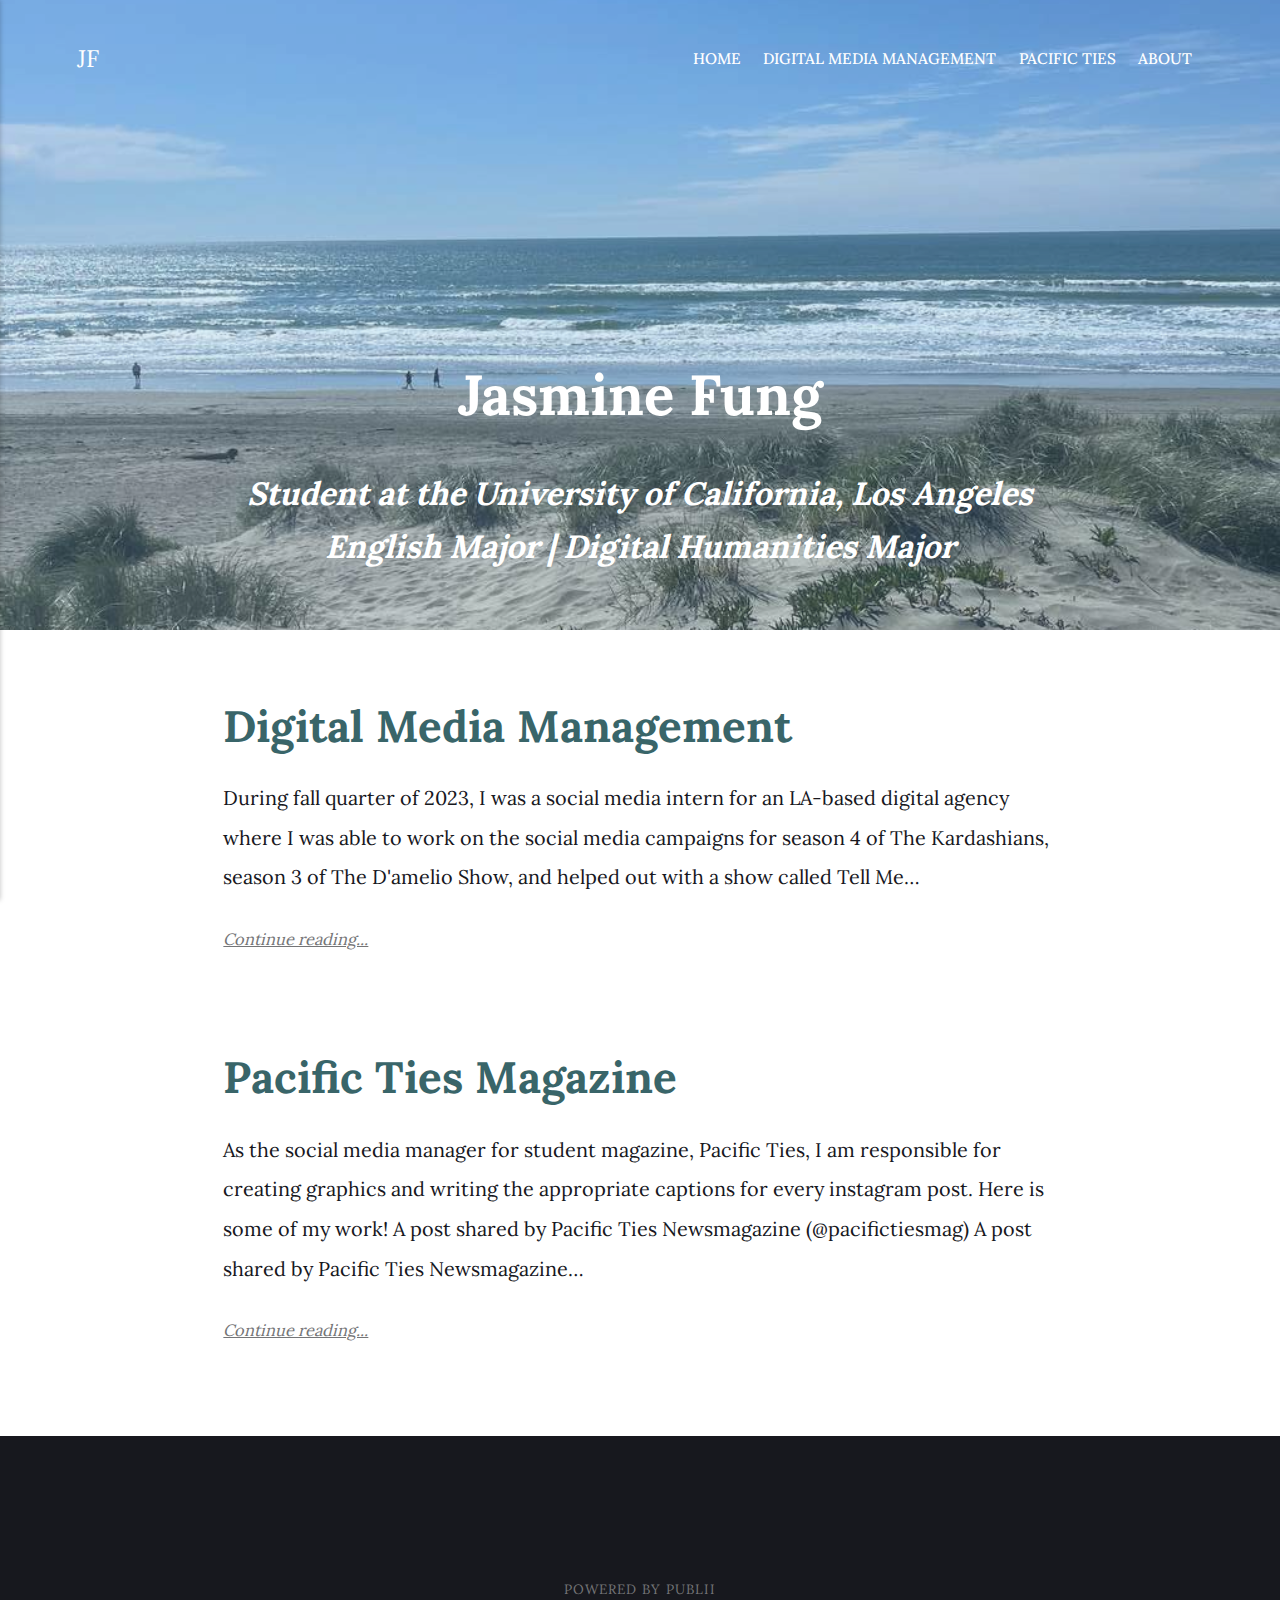
<file: index.html>
<!DOCTYPE html><html lang="en-us"><head><meta charset="utf-8"><meta http-equiv="X-UA-Compatible" content="IE=edge"><meta name="viewport" content="width=device-width,initial-scale=1"><title>JF</title><meta name="generator" content="Publii Open-Source CMS for Static Site"><link rel="canonical" href="https://jasminef7.github.io/minisite/"><link rel="alternate" type="application/atom+xml" href="https://jasminef7.github.io/minisite/feed.xml"><link rel="alternate" type="application/json" href="https://jasminef7.github.io/minisite/feed.json"><meta property="og:title" content="JF"><meta property="og:site_name" content="JF"><meta property="og:description" content=""><meta property="og:url" content="https://jasminef7.github.io/minisite/"><meta property="og:type" content="website"><link rel="preload" href="https://jasminef7.github.io/minisite/assets/dynamic/fonts/lora/lora.woff2" as="font" type="font/woff2" crossorigin><link rel="stylesheet" href="https://jasminef7.github.io/minisite/assets/css/style.css?v=f9c05bb9e933d0bf0ee99824cce3bc7f"><script type="application/ld+json">{"@context":"http://schema.org","@type":"Organization","name":"JF","url":"https://jasminef7.github.io/minisite/"}</script><noscript><style>img[loading] {
                    opacity: 1;
                }</style></noscript></head><body><div class="site-container"><header class="top" id="js-header"><a class="logo" href="https://jasminef7.github.io/minisite/">JF</a><nav class="navbar js-navbar"><button class="navbar__toggle js-toggle" aria-label="Menu" aria-haspopup="true" aria-expanded="false"><span class="navbar__toggle-box"><span class="navbar__toggle-inner">Menu</span></span></button><ul class="navbar__menu"><li class="active"><a href="https://jasminef7.github.io/minisite/" title="Home" target="_self">Home</a></li><li><a href="https://jasminef7.github.io/minisite/digital-media-management.html" title="Digital Media Management" target="_self">Digital Media Management</a></li><li><a href="https://jasminef7.github.io/minisite/pacific-ties-magazine.html" title="Pacific Ties" target="_self">Pacific Ties</a></li><li><a href="https://jasminef7.github.io/minisite/portfolio-2.html" title="About" target="_self">About</a></li></ul></nav></header><main><div class="hero"><figure class="hero__image hero__image--overlay"><img src="https://jasminef7.github.io/minisite/media/website/IMG_2486.jpeg" srcset="https://jasminef7.github.io/minisite/media/website/responsive/IMG_2486-xs.jpeg 300w, https://jasminef7.github.io/minisite/media/website/responsive/IMG_2486-sm.jpeg 480w, https://jasminef7.github.io/minisite/media/website/responsive/IMG_2486-md.jpeg 768w, https://jasminef7.github.io/minisite/media/website/responsive/IMG_2486-lg.jpeg 1024w, https://jasminef7.github.io/minisite/media/website/responsive/IMG_2486-xl.jpeg 1360w, https://jasminef7.github.io/minisite/media/website/responsive/IMG_2486-2xl.jpeg 1600w" sizes="100vw" loading="eager" width="4032" height="3024" alt=""></figure><header class="hero__content"><div class="wrapper"><h1 class="align-center"><span style="color: #ffffff;">Jasmine Fung</span></h1><h3 class="align-center"><span style="color: #ffffff;"><strong><em>Student at the University of California, Los Angeles</em></strong></span></h3><h3 class="align-center"><span style="color: #ffffff;"><em>English Major | Digital Humanities Major</em></span></h3></div></header></div><div class="feed"><article class="feed__item"><header class="wrapper"><h2><a href="https://jasminef7.github.io/minisite/digital-media-management.html">Digital Media Management</a></h2></header><div class="wrapper"><p>During fall quarter of 2023, I was a social media intern for an LA-based digital agency where I was able to work on the social media campaigns for season 4 of The Kardashians, season 3 of The D'amelio Show, and helped out with a show called Tell Me&hellip;</p><a href="https://jasminef7.github.io/minisite/digital-media-management.html" class="readmore feed__readmore">Continue reading...</a></div></article><article class="feed__item"><header class="wrapper"><h2><a href="https://jasminef7.github.io/minisite/pacific-ties-magazine.html">Pacific Ties Magazine</a></h2></header><div class="wrapper"><p>As the social media manager for student magazine, Pacific Ties, I am responsible for creating graphics and writing the appropriate captions for every instagram post. Here is some of my work! A post shared by Pacific Ties Newsmagazine (@pacifictiesmag) A post shared by Pacific Ties Newsmagazine&hellip;</p><a href="https://jasminef7.github.io/minisite/pacific-ties-magazine.html" class="readmore feed__readmore">Continue reading...</a></div></article></div></main><footer class="footer"><div class="footer__copyright"><p>Powered by Publii</p></div><button onclick="backToTopFunction()" id="backToTop" class="footer__bttop" aria-label="Back to top" title="Back to top"><svg><use xlink:href="https://jasminef7.github.io/minisite/assets/svg/svg-map.svg#toparrow"/></svg></button></footer></div><script defer="defer" src="https://jasminef7.github.io/minisite/assets/js/scripts.min.js?v=f47c11534595205f20935f0db2a62a85"></script><script>window.publiiThemeMenuConfig={mobileMenuMode:'sidebar',animationSpeed:300,submenuWidth: 'auto',doubleClickTime:500,mobileMenuExpandableSubmenus:true,relatedContainerForOverlayMenuSelector:'.top'};</script><script>var images = document.querySelectorAll('img[loading]');
        for (var i = 0; i < images.length; i++) {
            if (images[i].complete) {
                images[i].classList.add('is-loaded');
            } else {
                images[i].addEventListener('load', function () {
                    this.classList.add('is-loaded');
                }, false);
            }
        }</script></body></html>
</file>
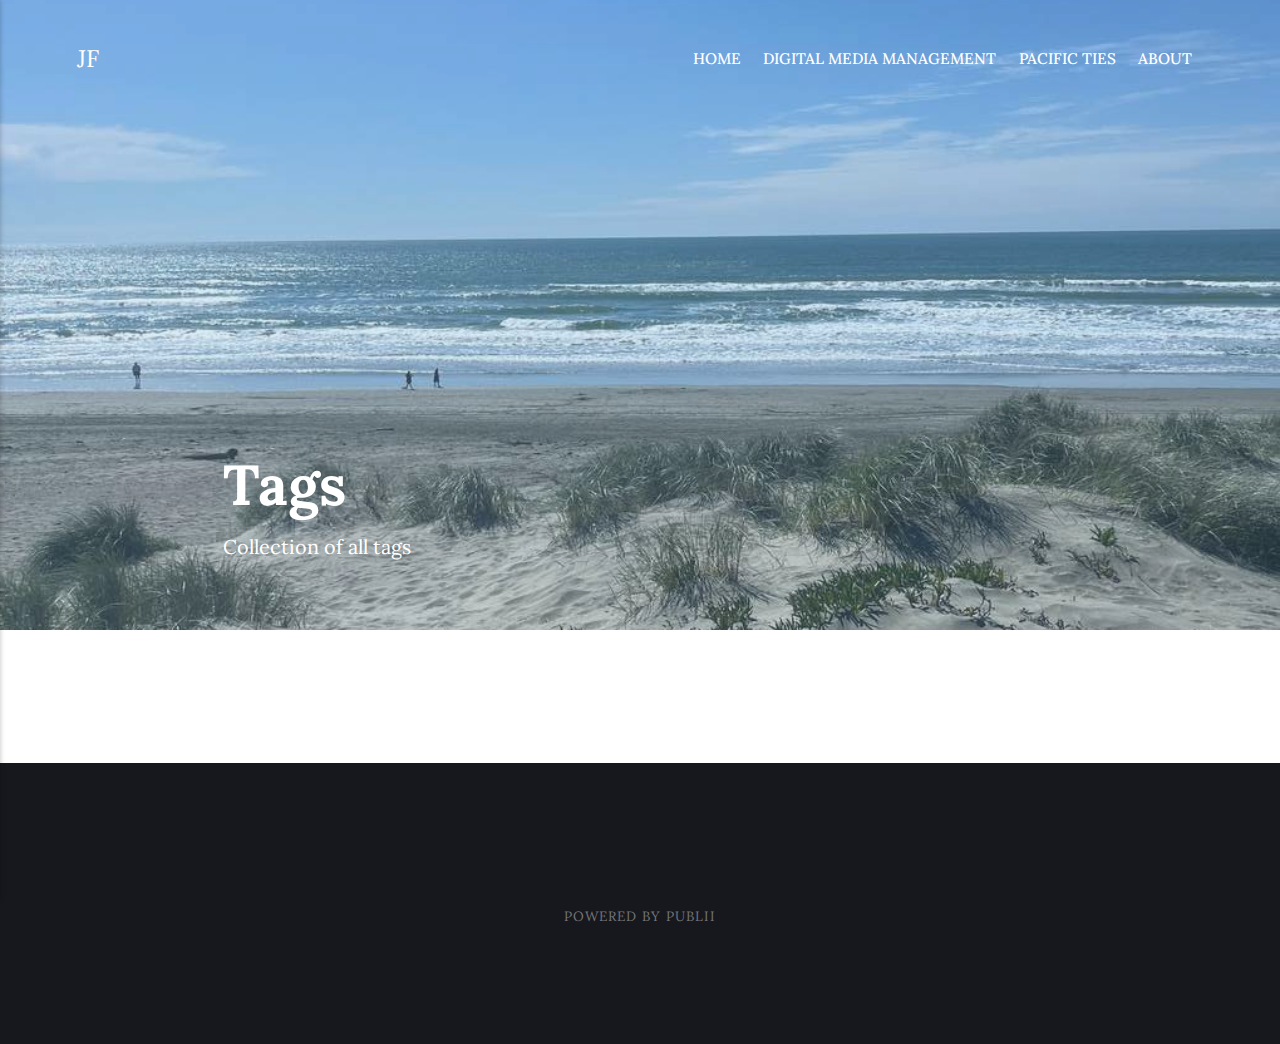
<file: tags/index.html>
<!DOCTYPE html><html lang="en-us"><head><meta charset="utf-8"><meta http-equiv="X-UA-Compatible" content="IE=edge"><meta name="viewport" content="width=device-width,initial-scale=1"><title>All tags - JF</title><meta name="robots" content="noindex, follow"><meta name="generator" content="Publii Open-Source CMS for Static Site"><link rel="alternate" type="application/atom+xml" href="https://jasminef7.github.io/minisite/feed.xml"><link rel="alternate" type="application/json" href="https://jasminef7.github.io/minisite/feed.json"><meta property="og:title" content="JF"><meta property="og:site_name" content="JF"><meta property="og:description" content=""><meta property="og:url" content="https://jasminef7.github.io/minisite/tags/"><meta property="og:type" content="website"><link rel="preload" href="https://jasminef7.github.io/minisite/assets/dynamic/fonts/lora/lora.woff2" as="font" type="font/woff2" crossorigin><link rel="stylesheet" href="https://jasminef7.github.io/minisite/assets/css/style.css?v=f9c05bb9e933d0bf0ee99824cce3bc7f"><script type="application/ld+json">{"@context":"http://schema.org","@type":"Organization","name":"JF","url":"https://jasminef7.github.io/minisite/"}</script><noscript><style>img[loading] {
                    opacity: 1;
                }</style></noscript></head><body><div class="site-container"><header class="top" id="js-header"><a class="logo" href="https://jasminef7.github.io/minisite/">JF</a><nav class="navbar js-navbar"><button class="navbar__toggle js-toggle" aria-label="Menu" aria-haspopup="true" aria-expanded="false"><span class="navbar__toggle-box"><span class="navbar__toggle-inner">Menu</span></span></button><ul class="navbar__menu"><li><a href="https://jasminef7.github.io/minisite/" title="Home" target="_self">Home</a></li><li><a href="https://jasminef7.github.io/minisite/digital-media-management.html" title="Digital Media Management" target="_self">Digital Media Management</a></li><li><a href="https://jasminef7.github.io/minisite/pacific-ties-magazine.html" title="Pacific Ties" target="_self">Pacific Ties</a></li><li><a href="https://jasminef7.github.io/minisite/portfolio-2.html" title="About" target="_self">About</a></li></ul></nav></header><main class="page page--tags"><div class="hero"><figure class="hero__image hero__image--overlay"><img src="https://jasminef7.github.io/minisite/media/website/IMG_2486.jpeg" srcset="https://jasminef7.github.io/minisite/media/website/responsive/IMG_2486-xs.jpeg 300w, https://jasminef7.github.io/minisite/media/website/responsive/IMG_2486-sm.jpeg 480w, https://jasminef7.github.io/minisite/media/website/responsive/IMG_2486-md.jpeg 768w, https://jasminef7.github.io/minisite/media/website/responsive/IMG_2486-lg.jpeg 1024w, https://jasminef7.github.io/minisite/media/website/responsive/IMG_2486-xl.jpeg 1360w, https://jasminef7.github.io/minisite/media/website/responsive/IMG_2486-2xl.jpeg 1600w" sizes="100vw" loading="eager" width="4032" height="3024" alt=""></figure><header class="hero__content"><div class="wrapper"><h1>Tags</h1><p>Collection of all tags</p></div></header></div><div class="wrapper"><ul class="feed feed--grid"></ul></div></main><footer class="footer"><div class="footer__copyright"><p>Powered by Publii</p></div><button onclick="backToTopFunction()" id="backToTop" class="footer__bttop" aria-label="Back to top" title="Back to top"><svg><use xlink:href="https://jasminef7.github.io/minisite/assets/svg/svg-map.svg#toparrow"/></svg></button></footer></div><script defer="defer" src="https://jasminef7.github.io/minisite/assets/js/scripts.min.js?v=f47c11534595205f20935f0db2a62a85"></script><script>window.publiiThemeMenuConfig={mobileMenuMode:'sidebar',animationSpeed:300,submenuWidth: 'auto',doubleClickTime:500,mobileMenuExpandableSubmenus:true,relatedContainerForOverlayMenuSelector:'.top'};</script><script>var images = document.querySelectorAll('img[loading]');
        for (var i = 0; i < images.length; i++) {
            if (images[i].complete) {
                images[i].classList.add('is-loaded');
            } else {
                images[i].addEventListener('load', function () {
                    this.classList.add('is-loaded');
                }, false);
            }
        }</script></body></html>
</file>
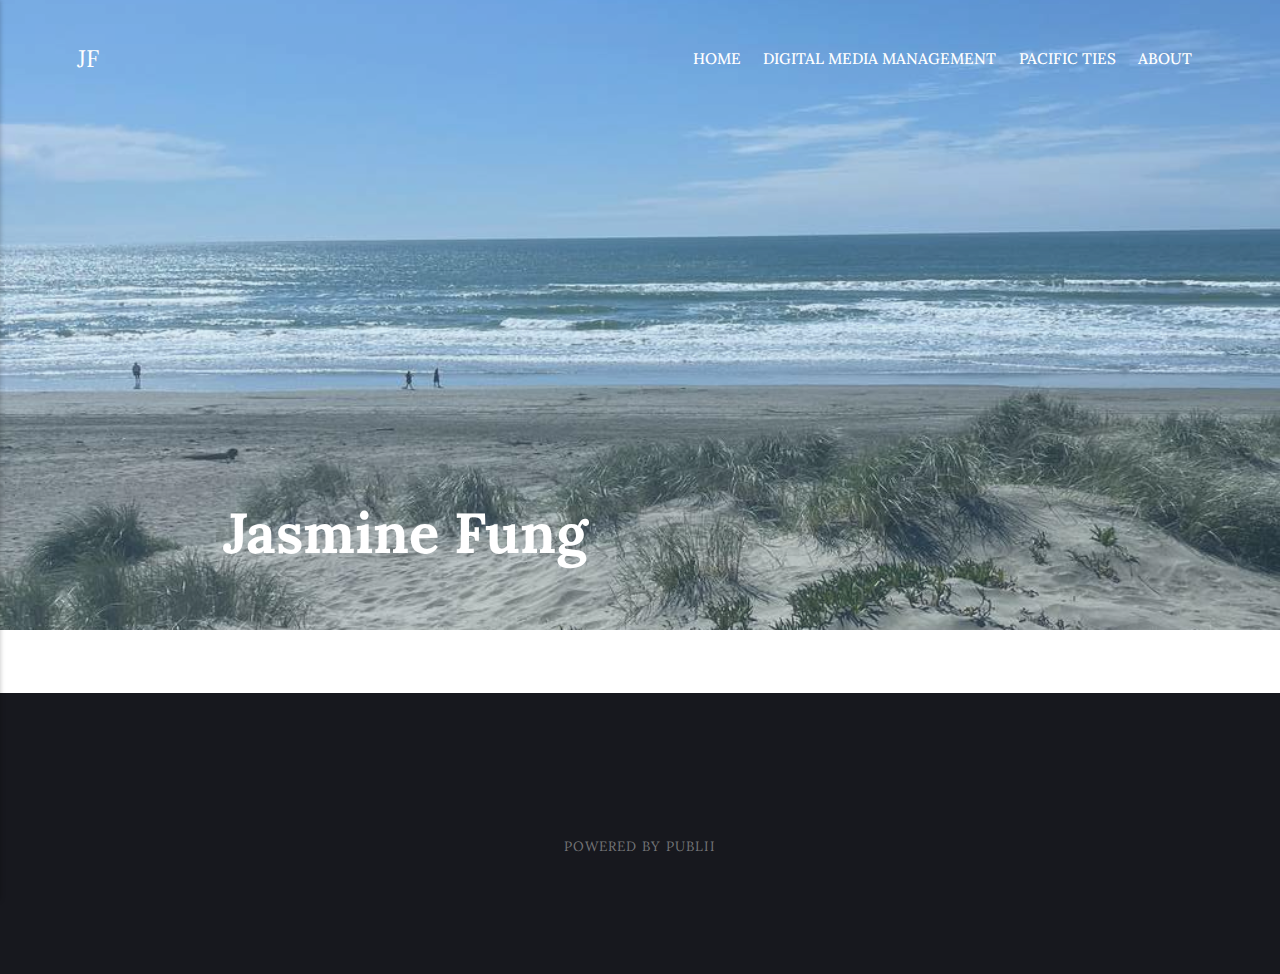
<file: authors/jasmine-fung/index.html>
<!DOCTYPE html><html lang="en-us"><head><meta charset="utf-8"><meta http-equiv="X-UA-Compatible" content="IE=edge"><meta name="viewport" content="width=device-width,initial-scale=1"><title>Author: Jasmine Fung - JF</title><meta name="robots" content="noindex, follow"><meta name="generator" content="Publii Open-Source CMS for Static Site"><link rel="alternate" type="application/atom+xml" href="https://jasminef7.github.io/minisite/feed.xml"><link rel="alternate" type="application/json" href="https://jasminef7.github.io/minisite/feed.json"><meta property="og:title" content="Jasmine Fung"><meta property="og:site_name" content="JF"><meta property="og:description" content=""><meta property="og:url" content="https://jasminef7.github.io/minisite/authors/jasmine-fung/"><meta property="og:type" content="website"><link rel="preload" href="https://jasminef7.github.io/minisite/assets/dynamic/fonts/lora/lora.woff2" as="font" type="font/woff2" crossorigin><link rel="stylesheet" href="https://jasminef7.github.io/minisite/assets/css/style.css?v=f9c05bb9e933d0bf0ee99824cce3bc7f"><script type="application/ld+json">{"@context":"http://schema.org","@type":"Organization","name":"JF","url":"https://jasminef7.github.io/minisite/"}</script><noscript><style>img[loading] {
                    opacity: 1;
                }</style></noscript></head><body><div class="site-container"><header class="top" id="js-header"><a class="logo" href="https://jasminef7.github.io/minisite/">JF</a><nav class="navbar js-navbar"><button class="navbar__toggle js-toggle" aria-label="Menu" aria-haspopup="true" aria-expanded="false"><span class="navbar__toggle-box"><span class="navbar__toggle-inner">Menu</span></span></button><ul class="navbar__menu"><li><a href="https://jasminef7.github.io/minisite/" title="Home" target="_self">Home</a></li><li><a href="https://jasminef7.github.io/minisite/digital-media-management.html" title="Digital Media Management" target="_self">Digital Media Management</a></li><li><a href="https://jasminef7.github.io/minisite/pacific-ties-magazine.html" title="Pacific Ties" target="_self">Pacific Ties</a></li><li><a href="https://jasminef7.github.io/minisite/portfolio-2.html" title="About" target="_self">About</a></li></ul></nav></header><main class="page page--author"><div class="hero"><figure class="hero__image hero__image--overlay"><img src="https://jasminef7.github.io/minisite/media/website/IMG_2486.jpeg" srcset="https://jasminef7.github.io/minisite/media/website/responsive/IMG_2486-xs.jpeg 300w, https://jasminef7.github.io/minisite/media/website/responsive/IMG_2486-sm.jpeg 480w, https://jasminef7.github.io/minisite/media/website/responsive/IMG_2486-md.jpeg 768w, https://jasminef7.github.io/minisite/media/website/responsive/IMG_2486-lg.jpeg 1024w, https://jasminef7.github.io/minisite/media/website/responsive/IMG_2486-xl.jpeg 1360w, https://jasminef7.github.io/minisite/media/website/responsive/IMG_2486-2xl.jpeg 1600w" sizes="100vw" loading="eager" width="4032" height="3024" alt=""></figure><div class="hero__content"><div class="wrapper"><h1>Jasmine Fung</h1></div></div></div></main><footer class="footer"><div class="footer__copyright"><p>Powered by Publii</p></div><button onclick="backToTopFunction()" id="backToTop" class="footer__bttop" aria-label="Back to top" title="Back to top"><svg><use xlink:href="https://jasminef7.github.io/minisite/assets/svg/svg-map.svg#toparrow"/></svg></button></footer></div><script defer="defer" src="https://jasminef7.github.io/minisite/assets/js/scripts.min.js?v=f47c11534595205f20935f0db2a62a85"></script><script>window.publiiThemeMenuConfig={mobileMenuMode:'sidebar',animationSpeed:300,submenuWidth: 'auto',doubleClickTime:500,mobileMenuExpandableSubmenus:true,relatedContainerForOverlayMenuSelector:'.top'};</script><script>var images = document.querySelectorAll('img[loading]');
        for (var i = 0; i < images.length; i++) {
            if (images[i].complete) {
                images[i].classList.add('is-loaded');
            } else {
                images[i].addEventListener('load', function () {
                    this.classList.add('is-loaded');
                }, false);
            }
        }</script></body></html>
</file>
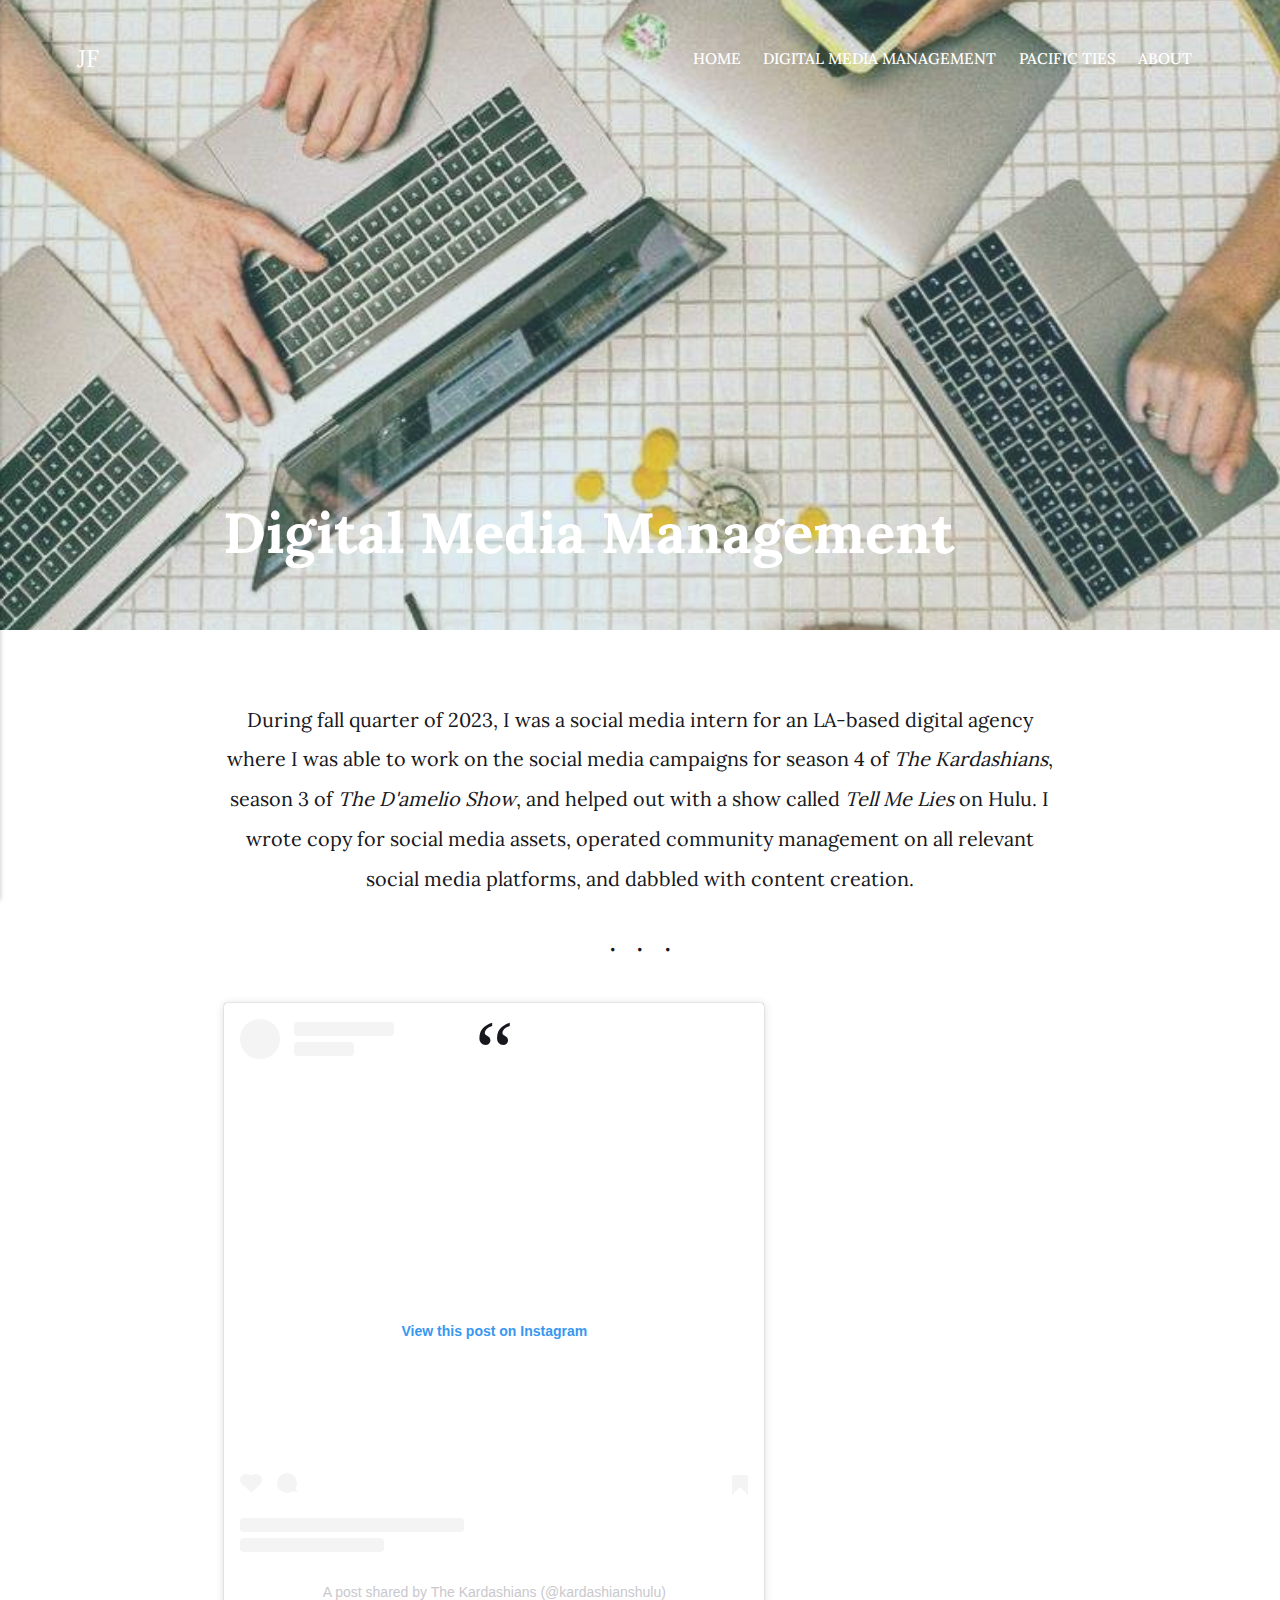
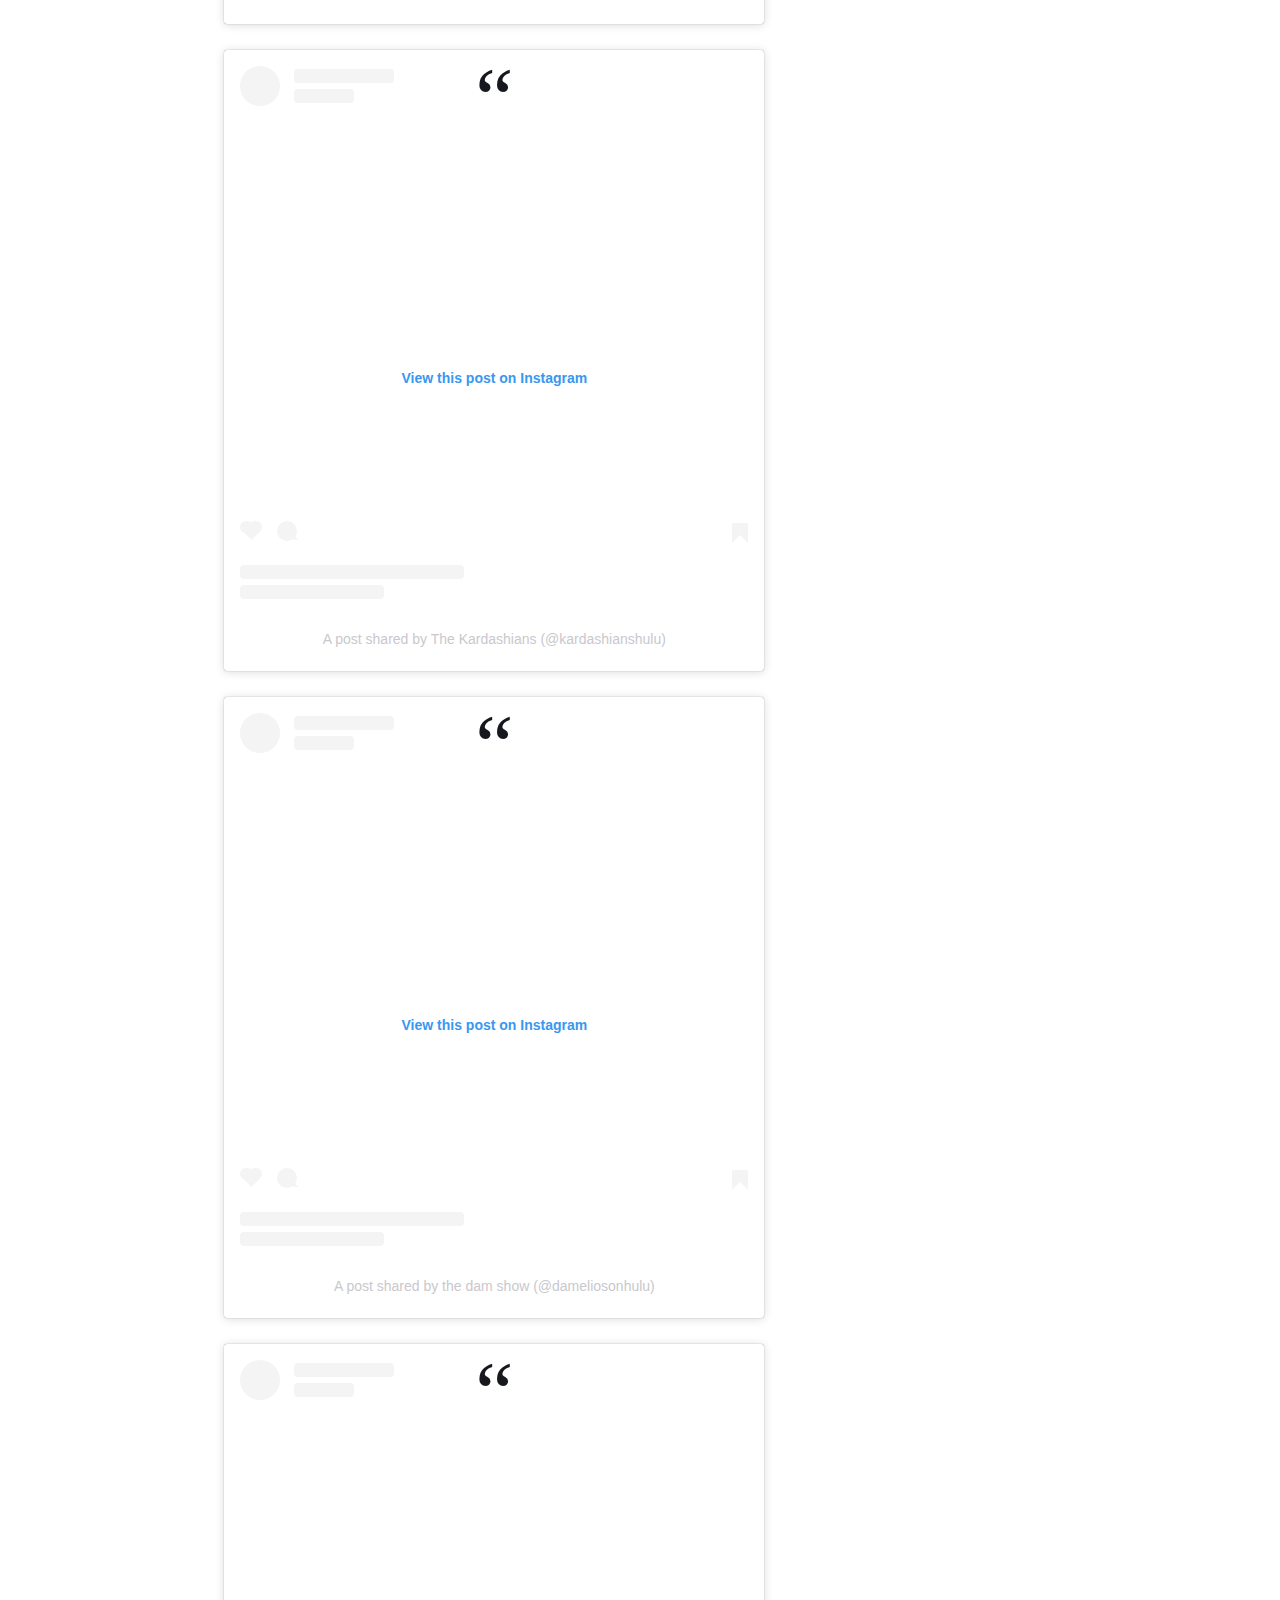
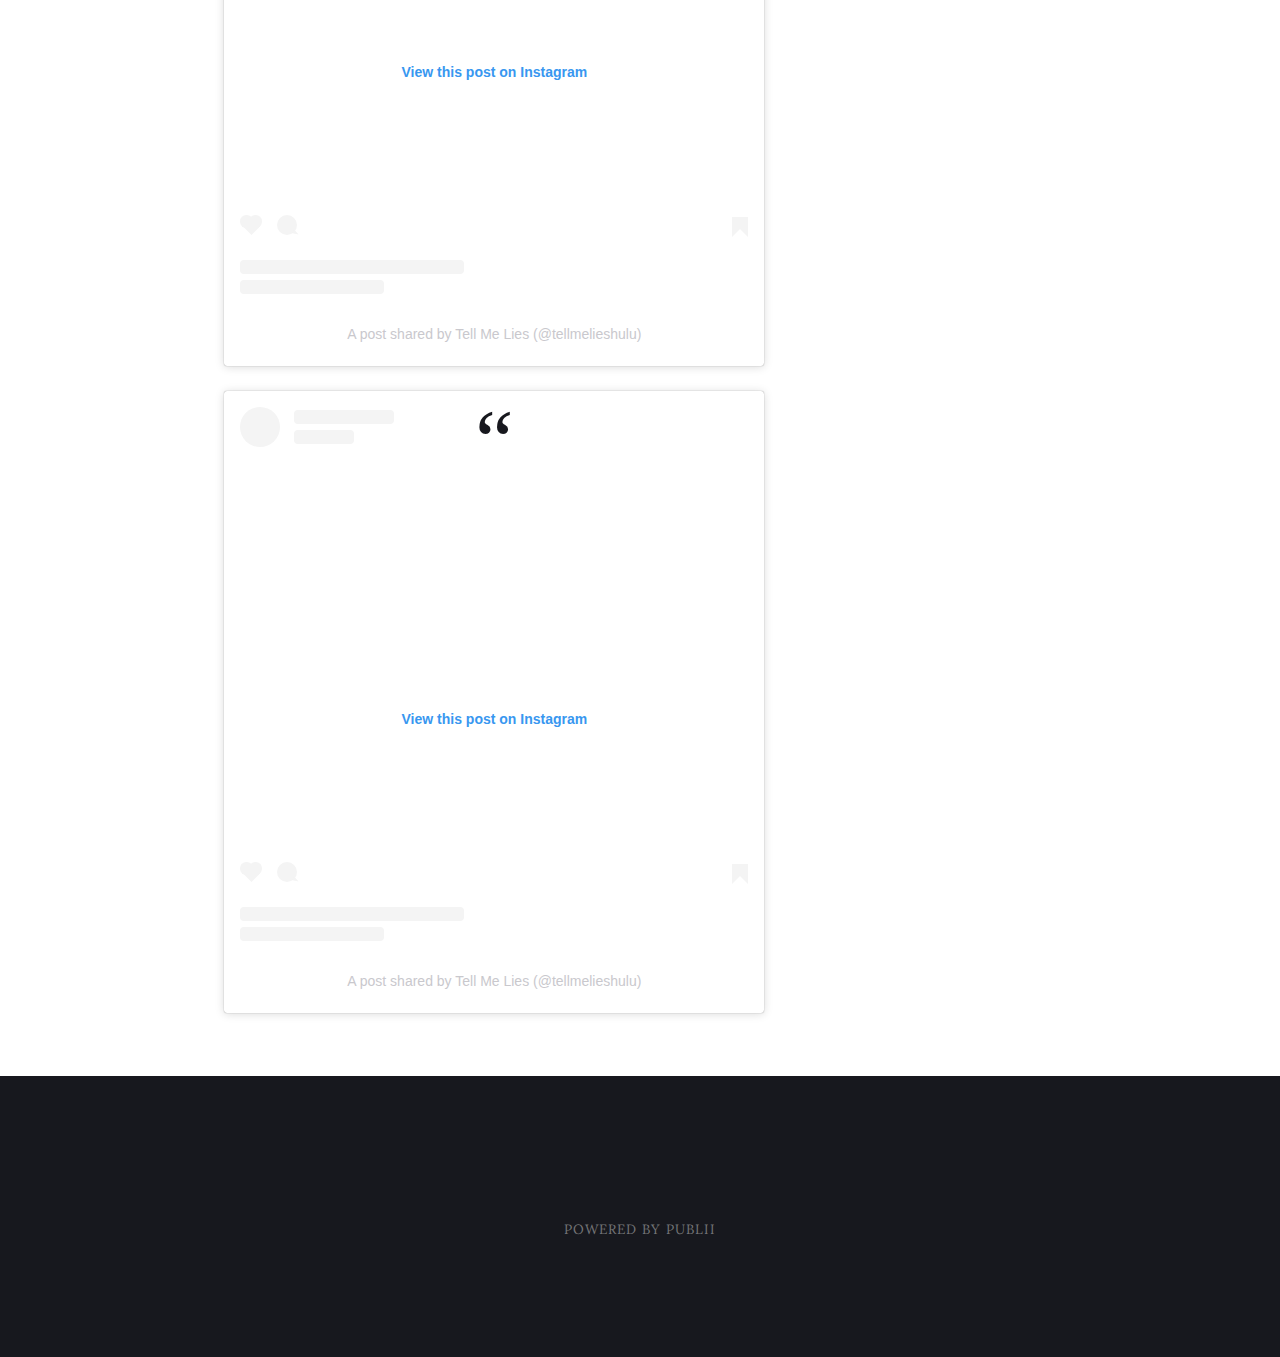
<file: digital-media-management.html>
<!DOCTYPE html><html lang="en-us"><head><meta charset="utf-8"><meta http-equiv="X-UA-Compatible" content="IE=edge"><meta name="viewport" content="width=device-width,initial-scale=1"><title>Digital Media Management - JF</title><meta name="description" content="During fall quarter of 2023, I was a social media intern for an LA-based digital agency where I was able to work on the social media campaigns for season 4 of The Kardashians, season 3 of The D'amelio Show, and helped out with a show called Tell Me&hellip;"><meta name="generator" content="Publii Open-Source CMS for Static Site"><link rel="canonical" href="https://jasminef7.github.io/minisite/digital-media-management.html"><link rel="alternate" type="application/atom+xml" href="https://jasminef7.github.io/minisite/feed.xml"><link rel="alternate" type="application/json" href="https://jasminef7.github.io/minisite/feed.json"><meta property="og:title" content="Digital Media Management"><meta property="og:image" content="https://jasminef7.github.io/minisite/media/posts/7/Douglas-P-McQuade-or-Retired.jpg"><meta property="og:image:width" content="736"><meta property="og:image:height" content="1104"><meta property="og:site_name" content="JF"><meta property="og:description" content="During fall quarter of 2023, I was a social media intern for an LA-based digital agency where I was able to work on the social media campaigns for season 4 of The Kardashians, season 3 of The D'amelio Show, and helped out with a show called Tell Me&hellip;"><meta property="og:url" content="https://jasminef7.github.io/minisite/digital-media-management.html"><meta property="og:type" content="article"><link rel="preload" href="https://jasminef7.github.io/minisite/assets/dynamic/fonts/lora/lora.woff2" as="font" type="font/woff2" crossorigin><link rel="stylesheet" href="https://jasminef7.github.io/minisite/assets/css/style.css?v=f9c05bb9e933d0bf0ee99824cce3bc7f"><script type="application/ld+json">{"@context":"http://schema.org","@type":"Article","mainEntityOfPage":{"@type":"WebPage","@id":"https://jasminef7.github.io/minisite/digital-media-management.html"},"headline":"Digital Media Management","datePublished":"2024-02-03T23:38","dateModified":"2024-02-05T23:03","image":{"@type":"ImageObject","url":"https://jasminef7.github.io/minisite/media/posts/7/Douglas-P-McQuade-or-Retired.jpg","height":1104,"width":736},"description":"During fall quarter of 2023, I was a social media intern for an LA-based digital agency where I was able to work on the social media campaigns for season 4 of The Kardashians, season 3 of The D'amelio Show, and helped out with a show called Tell Me&hellip;","author":{"@type":"Person","name":"Jasmine Fung","url":"https://jasminef7.github.io/minisite/authors/jasmine-fung/"},"publisher":{"@type":"Organization","name":"Jasmine Fung"}}</script><noscript><style>img[loading] {
                    opacity: 1;
                }</style></noscript></head><body><div class="site-container"><header class="top" id="js-header"><a class="logo" href="https://jasminef7.github.io/minisite/">JF</a><nav class="navbar js-navbar"><button class="navbar__toggle js-toggle" aria-label="Menu" aria-haspopup="true" aria-expanded="false"><span class="navbar__toggle-box"><span class="navbar__toggle-inner">Menu</span></span></button><ul class="navbar__menu"><li><a href="https://jasminef7.github.io/minisite/" title="Home" target="_self">Home</a></li><li class="active"><a href="https://jasminef7.github.io/minisite/digital-media-management.html" title="Digital Media Management" target="_self">Digital Media Management</a></li><li><a href="https://jasminef7.github.io/minisite/pacific-ties-magazine.html" title="Pacific Ties" target="_self">Pacific Ties</a></li><li><a href="https://jasminef7.github.io/minisite/portfolio-2.html" title="About" target="_self">About</a></li></ul></nav></header><main><article class="post"><div class="hero"><figure class="hero__image hero__image--overlay"><img src="https://jasminef7.github.io/minisite/media/posts/7/Douglas-P-McQuade-or-Retired.jpg" srcset="https://jasminef7.github.io/minisite/media/posts/7/responsive/Douglas-P-McQuade-or-Retired-xs.jpg 300w, https://jasminef7.github.io/minisite/media/posts/7/responsive/Douglas-P-McQuade-or-Retired-sm.jpg 480w, https://jasminef7.github.io/minisite/media/posts/7/responsive/Douglas-P-McQuade-or-Retired-md.jpg 768w, https://jasminef7.github.io/minisite/media/posts/7/responsive/Douglas-P-McQuade-or-Retired-lg.jpg 1024w, https://jasminef7.github.io/minisite/media/posts/7/responsive/Douglas-P-McQuade-or-Retired-xl.jpg 1360w, https://jasminef7.github.io/minisite/media/posts/7/responsive/Douglas-P-McQuade-or-Retired-2xl.jpg 1600w" sizes="(max-width: 1600px) 100vw, 1600px" loading="eager" height="1104" width="736" alt=""></figure><header class="hero__content"><div class="wrapper"><h1>Digital Media Management</h1></div></header></div><div class="wrapper post__entry"><p class="align-center">During fall quarter of 2023, I was a social media intern for an LA-based digital agency where I was able to work on the social media campaigns for season 4 of <em>The Kardashians</em>, season 3 of <em>The D'amelio Show</em>, and helped out with a show called <em>Tell Me Lies </em>on Hulu. I wrote copy for social media assets, operated community management on all relevant social media platforms, and dabbled with content creation.</p><hr><blockquote class="instagram-media" style="background: #FFF; border: 0; border-radius: 3px; box-shadow: 0 0 1px 0 rgba(0,0,0,0.5),0 1px 10px 0 rgba(0,0,0,0.15); margin: 1px; max-width: 540px; min-width: 326px; padding: 0; width: calc(100% - 2px);" data-instgrm-captioned="" data-instgrm-permalink="https://www.instagram.com/reel/Cz_wOGIMgPv/?utm_source=ig_embed&amp;utm_campaign=loading" data-instgrm-version="14"><div style="padding: 16px;"><a href="https://www.instagram.com/reel/Cz_wOGIMgPv/?utm_source=ig_embed&amp;utm_campaign=loading" style="background: #FFFFFF; line-height: 0; padding: 0 0; text-align: center; text-decoration: none; width: 100%;" target="_blank" rel="noopener"><div style="display: flex; flex-direction: row; align-items: center;"><div style="background-color: #f4f4f4; border-radius: 50%; flex-grow: 0; height: 40px; margin-right: 14px; width: 40px;"> </div><div style="display: flex; flex-direction: column; flex-grow: 1; justify-content: center;"><div style="background-color: #f4f4f4; border-radius: 4px; flex-grow: 0; height: 14px; margin-bottom: 6px; width: 100px;"> </div><div style="background-color: #f4f4f4; border-radius: 4px; flex-grow: 0; height: 14px; width: 60px;"> </div></div></div><div style="padding: 19% 0;"> </div><div style="display: block; height: 50px; margin: 0 auto 12px; width: 50px;"> </div><div style="padding-top: 8px;"><div style="color: #3897f0; font-family: Arial,sans-serif; font-size: 14px; font-style: normal; font-weight: 550; line-height: 18px;">View this post on Instagram</div></div><div style="padding: 12.5% 0;"> </div><div style="display: flex; flex-direction: row; margin-bottom: 14px; align-items: center;"><div><div style="background-color: #f4f4f4; border-radius: 50%; height: 12.5px; width: 12.5px; transform: translateX(0px) translateY(7px);"> </div><div style="background-color: #f4f4f4; height: 12.5px; transform: rotate(-45deg) translateX(3px) translateY(1px); width: 12.5px; flex-grow: 0; margin-right: 14px; margin-left: 2px;"> </div><div style="background-color: #f4f4f4; border-radius: 50%; height: 12.5px; width: 12.5px; transform: translateX(9px) translateY(-18px);"> </div></div><div style="margin-left: 8px;"><div style="background-color: #f4f4f4; border-radius: 50%; flex-grow: 0; height: 20px; width: 20px;"> </div><div style="width: 0; height: 0; border-top: 2px solid transparent; border-left: 6px solid #f4f4f4; border-bottom: 2px solid transparent; transform: translateX(16px) translateY(-4px) rotate(30deg);"> </div></div><div style="margin-left: auto;"><div style="width: 0px; border-top: 8px solid #F4F4F4; border-right: 8px solid transparent; transform: translateY(16px);"> </div><div style="background-color: #f4f4f4; flex-grow: 0; height: 12px; width: 16px; transform: translateY(-4px);"> </div><div style="width: 0; height: 0; border-top: 8px solid #F4F4F4; border-left: 8px solid transparent; transform: translateY(-4px) translateX(8px);"> </div></div></div><div style="display: flex; flex-direction: column; flex-grow: 1; justify-content: center; margin-bottom: 24px;"><div style="background-color: #f4f4f4; border-radius: 4px; flex-grow: 0; height: 14px; margin-bottom: 6px; width: 224px;"> </div><div style="background-color: #f4f4f4; border-radius: 4px; flex-grow: 0; height: 14px; width: 144px;"> </div></div></a><p style="color: #c9c8cd; font-family: Arial,sans-serif; font-size: 14px; line-height: 17px; margin-bottom: 0; margin-top: 8px; overflow: hidden; padding: 8px 0 7px; text-align: center; text-overflow: ellipsis; white-space: nowrap;"><a href="https://www.instagram.com/reel/Cz_wOGIMgPv/?utm_source=ig_embed&amp;utm_campaign=loading" style="color: #c9c8cd; font-family: Arial,sans-serif; font-size: 14px; font-style: normal; font-weight: normal; line-height: 17px; text-decoration: none;" target="_blank" rel="noopener">A post shared by The Kardashians (@kardashianshulu)</a></p></div></blockquote><p><script async="" src="//www.instagram.com/embed.js"></script></p><blockquote class="instagram-media" style="background: #FFF; border: 0; border-radius: 3px; box-shadow: 0 0 1px 0 rgba(0,0,0,0.5),0 1px 10px 0 rgba(0,0,0,0.15); margin: 1px; max-width: 540px; min-width: 326px; padding: 0; width: calc(100% - 2px);" data-instgrm-captioned="" data-instgrm-permalink="https://www.instagram.com/reel/C0Hl7aFvFhm/?utm_source=ig_embed&amp;utm_campaign=loading" data-instgrm-version="14"><div style="padding: 16px;"><a href="https://www.instagram.com/reel/C0Hl7aFvFhm/?utm_source=ig_embed&amp;utm_campaign=loading" style="background: #FFFFFF; line-height: 0; padding: 0 0; text-align: center; text-decoration: none; width: 100%;" target="_blank" rel="noopener"><div style="display: flex; flex-direction: row; align-items: center;"><div style="background-color: #f4f4f4; border-radius: 50%; flex-grow: 0; height: 40px; margin-right: 14px; width: 40px;"> </div><div style="display: flex; flex-direction: column; flex-grow: 1; justify-content: center;"><div style="background-color: #f4f4f4; border-radius: 4px; flex-grow: 0; height: 14px; margin-bottom: 6px; width: 100px;"> </div><div style="background-color: #f4f4f4; border-radius: 4px; flex-grow: 0; height: 14px; width: 60px;"> </div></div></div><div style="padding: 19% 0;"> </div><div style="display: block; height: 50px; margin: 0 auto 12px; width: 50px;"> </div><div style="padding-top: 8px;"><div style="color: #3897f0; font-family: Arial,sans-serif; font-size: 14px; font-style: normal; font-weight: 550; line-height: 18px;">View this post on Instagram</div></div><div style="padding: 12.5% 0;"> </div><div style="display: flex; flex-direction: row; margin-bottom: 14px; align-items: center;"><div><div style="background-color: #f4f4f4; border-radius: 50%; height: 12.5px; width: 12.5px; transform: translateX(0px) translateY(7px);"> </div><div style="background-color: #f4f4f4; height: 12.5px; transform: rotate(-45deg) translateX(3px) translateY(1px); width: 12.5px; flex-grow: 0; margin-right: 14px; margin-left: 2px;"> </div><div style="background-color: #f4f4f4; border-radius: 50%; height: 12.5px; width: 12.5px; transform: translateX(9px) translateY(-18px);"> </div></div><div style="margin-left: 8px;"><div style="background-color: #f4f4f4; border-radius: 50%; flex-grow: 0; height: 20px; width: 20px;"> </div><div style="width: 0; height: 0; border-top: 2px solid transparent; border-left: 6px solid #f4f4f4; border-bottom: 2px solid transparent; transform: translateX(16px) translateY(-4px) rotate(30deg);"> </div></div><div style="margin-left: auto;"><div style="width: 0px; border-top: 8px solid #F4F4F4; border-right: 8px solid transparent; transform: translateY(16px);"> </div><div style="background-color: #f4f4f4; flex-grow: 0; height: 12px; width: 16px; transform: translateY(-4px);"> </div><div style="width: 0; height: 0; border-top: 8px solid #F4F4F4; border-left: 8px solid transparent; transform: translateY(-4px) translateX(8px);"> </div></div></div><div style="display: flex; flex-direction: column; flex-grow: 1; justify-content: center; margin-bottom: 24px;"><div style="background-color: #f4f4f4; border-radius: 4px; flex-grow: 0; height: 14px; margin-bottom: 6px; width: 224px;"> </div><div style="background-color: #f4f4f4; border-radius: 4px; flex-grow: 0; height: 14px; width: 144px;"> </div></div></a><p style="color: #c9c8cd; font-family: Arial,sans-serif; font-size: 14px; line-height: 17px; margin-bottom: 0; margin-top: 8px; overflow: hidden; padding: 8px 0 7px; text-align: center; text-overflow: ellipsis; white-space: nowrap;"><a href="https://www.instagram.com/reel/C0Hl7aFvFhm/?utm_source=ig_embed&amp;utm_campaign=loading" style="color: #c9c8cd; font-family: Arial,sans-serif; font-size: 14px; font-style: normal; font-weight: normal; line-height: 17px; text-decoration: none;" target="_blank" rel="noopener">A post shared by The Kardashians (@kardashianshulu)</a></p></div></blockquote><p><script async="" src="//www.instagram.com/embed.js"></script></p><blockquote class="instagram-media" style="background: #FFF; border: 0; border-radius: 3px; box-shadow: 0 0 1px 0 rgba(0,0,0,0.5),0 1px 10px 0 rgba(0,0,0,0.15); margin: 1px; max-width: 540px; min-width: 326px; padding: 0; width: calc(100% - 2px);" data-instgrm-captioned="" data-instgrm-permalink="https://www.instagram.com/p/Cx0tS1auDAk/?utm_source=ig_embed&amp;utm_campaign=loading" data-instgrm-version="14"><div style="padding: 16px;"><a href="https://www.instagram.com/p/Cx0tS1auDAk/?utm_source=ig_embed&amp;utm_campaign=loading" style="background: #FFFFFF; line-height: 0; padding: 0 0; text-align: center; text-decoration: none; width: 100%;" target="_blank" rel="noopener"><div style="display: flex; flex-direction: row; align-items: center;"><div style="background-color: #f4f4f4; border-radius: 50%; flex-grow: 0; height: 40px; margin-right: 14px; width: 40px;"> </div><div style="display: flex; flex-direction: column; flex-grow: 1; justify-content: center;"><div style="background-color: #f4f4f4; border-radius: 4px; flex-grow: 0; height: 14px; margin-bottom: 6px; width: 100px;"> </div><div style="background-color: #f4f4f4; border-radius: 4px; flex-grow: 0; height: 14px; width: 60px;"> </div></div></div><div style="padding: 19% 0;"> </div><div style="display: block; height: 50px; margin: 0 auto 12px; width: 50px;"> </div><div style="padding-top: 8px;"><div style="color: #3897f0; font-family: Arial,sans-serif; font-size: 14px; font-style: normal; font-weight: 550; line-height: 18px;">View this post on Instagram</div></div><div style="padding: 12.5% 0;"> </div><div style="display: flex; flex-direction: row; margin-bottom: 14px; align-items: center;"><div><div style="background-color: #f4f4f4; border-radius: 50%; height: 12.5px; width: 12.5px; transform: translateX(0px) translateY(7px);"> </div><div style="background-color: #f4f4f4; height: 12.5px; transform: rotate(-45deg) translateX(3px) translateY(1px); width: 12.5px; flex-grow: 0; margin-right: 14px; margin-left: 2px;"> </div><div style="background-color: #f4f4f4; border-radius: 50%; height: 12.5px; width: 12.5px; transform: translateX(9px) translateY(-18px);"> </div></div><div style="margin-left: 8px;"><div style="background-color: #f4f4f4; border-radius: 50%; flex-grow: 0; height: 20px; width: 20px;"> </div><div style="width: 0; height: 0; border-top: 2px solid transparent; border-left: 6px solid #f4f4f4; border-bottom: 2px solid transparent; transform: translateX(16px) translateY(-4px) rotate(30deg);"> </div></div><div style="margin-left: auto;"><div style="width: 0px; border-top: 8px solid #F4F4F4; border-right: 8px solid transparent; transform: translateY(16px);"> </div><div style="background-color: #f4f4f4; flex-grow: 0; height: 12px; width: 16px; transform: translateY(-4px);"> </div><div style="width: 0; height: 0; border-top: 8px solid #F4F4F4; border-left: 8px solid transparent; transform: translateY(-4px) translateX(8px);"> </div></div></div><div style="display: flex; flex-direction: column; flex-grow: 1; justify-content: center; margin-bottom: 24px;"><div style="background-color: #f4f4f4; border-radius: 4px; flex-grow: 0; height: 14px; margin-bottom: 6px; width: 224px;"> </div><div style="background-color: #f4f4f4; border-radius: 4px; flex-grow: 0; height: 14px; width: 144px;"> </div></div></a><p style="color: #c9c8cd; font-family: Arial,sans-serif; font-size: 14px; line-height: 17px; margin-bottom: 0; margin-top: 8px; overflow: hidden; padding: 8px 0 7px; text-align: center; text-overflow: ellipsis; white-space: nowrap;"><a href="https://www.instagram.com/p/Cx0tS1auDAk/?utm_source=ig_embed&amp;utm_campaign=loading" style="color: #c9c8cd; font-family: Arial,sans-serif; font-size: 14px; font-style: normal; font-weight: normal; line-height: 17px; text-decoration: none;" target="_blank" rel="noopener">A post shared by the dam show (@dameliosonhulu)</a></p></div></blockquote><p><script async="" src="//www.instagram.com/embed.js"></script></p><blockquote class="instagram-media" style="background: #FFF; border: 0; border-radius: 3px; box-shadow: 0 0 1px 0 rgba(0,0,0,0.5),0 1px 10px 0 rgba(0,0,0,0.15); margin: 1px; max-width: 540px; min-width: 326px; padding: 0; width: calc(100% - 2px);" data-instgrm-captioned="" data-instgrm-permalink="https://www.instagram.com/p/Cz_9_5FMdr3/?utm_source=ig_embed&amp;utm_campaign=loading" data-instgrm-version="14"><div style="padding: 16px;"><a href="https://www.instagram.com/p/Cz_9_5FMdr3/?utm_source=ig_embed&amp;utm_campaign=loading" style="background: #FFFFFF; line-height: 0; padding: 0 0; text-align: center; text-decoration: none; width: 100%;" target="_blank" rel="noopener"><div style="display: flex; flex-direction: row; align-items: center;"><div style="background-color: #f4f4f4; border-radius: 50%; flex-grow: 0; height: 40px; margin-right: 14px; width: 40px;"> </div><div style="display: flex; flex-direction: column; flex-grow: 1; justify-content: center;"><div style="background-color: #f4f4f4; border-radius: 4px; flex-grow: 0; height: 14px; margin-bottom: 6px; width: 100px;"> </div><div style="background-color: #f4f4f4; border-radius: 4px; flex-grow: 0; height: 14px; width: 60px;"> </div></div></div><div style="padding: 19% 0;"> </div><div style="display: block; height: 50px; margin: 0 auto 12px; width: 50px;"> </div><div style="padding-top: 8px;"><div style="color: #3897f0; font-family: Arial,sans-serif; font-size: 14px; font-style: normal; font-weight: 550; line-height: 18px;">View this post on Instagram</div></div><div style="padding: 12.5% 0;"> </div><div style="display: flex; flex-direction: row; margin-bottom: 14px; align-items: center;"><div><div style="background-color: #f4f4f4; border-radius: 50%; height: 12.5px; width: 12.5px; transform: translateX(0px) translateY(7px);"> </div><div style="background-color: #f4f4f4; height: 12.5px; transform: rotate(-45deg) translateX(3px) translateY(1px); width: 12.5px; flex-grow: 0; margin-right: 14px; margin-left: 2px;"> </div><div style="background-color: #f4f4f4; border-radius: 50%; height: 12.5px; width: 12.5px; transform: translateX(9px) translateY(-18px);"> </div></div><div style="margin-left: 8px;"><div style="background-color: #f4f4f4; border-radius: 50%; flex-grow: 0; height: 20px; width: 20px;"> </div><div style="width: 0; height: 0; border-top: 2px solid transparent; border-left: 6px solid #f4f4f4; border-bottom: 2px solid transparent; transform: translateX(16px) translateY(-4px) rotate(30deg);"> </div></div><div style="margin-left: auto;"><div style="width: 0px; border-top: 8px solid #F4F4F4; border-right: 8px solid transparent; transform: translateY(16px);"> </div><div style="background-color: #f4f4f4; flex-grow: 0; height: 12px; width: 16px; transform: translateY(-4px);"> </div><div style="width: 0; height: 0; border-top: 8px solid #F4F4F4; border-left: 8px solid transparent; transform: translateY(-4px) translateX(8px);"> </div></div></div><div style="display: flex; flex-direction: column; flex-grow: 1; justify-content: center; margin-bottom: 24px;"><div style="background-color: #f4f4f4; border-radius: 4px; flex-grow: 0; height: 14px; margin-bottom: 6px; width: 224px;"> </div><div style="background-color: #f4f4f4; border-radius: 4px; flex-grow: 0; height: 14px; width: 144px;"> </div></div></a><p style="color: #c9c8cd; font-family: Arial,sans-serif; font-size: 14px; line-height: 17px; margin-bottom: 0; margin-top: 8px; overflow: hidden; padding: 8px 0 7px; text-align: center; text-overflow: ellipsis; white-space: nowrap;"><a href="https://www.instagram.com/p/Cz_9_5FMdr3/?utm_source=ig_embed&amp;utm_campaign=loading" style="color: #c9c8cd; font-family: Arial,sans-serif; font-size: 14px; font-style: normal; font-weight: normal; line-height: 17px; text-decoration: none;" target="_blank" rel="noopener">A post shared by Tell Me Lies (@tellmelieshulu)</a></p></div></blockquote><p><script async="" src="//www.instagram.com/embed.js"></script></p><blockquote class="instagram-media" style="background: #FFF; border: 0; border-radius: 3px; box-shadow: 0 0 1px 0 rgba(0,0,0,0.5),0 1px 10px 0 rgba(0,0,0,0.15); margin: 1px; max-width: 540px; min-width: 326px; padding: 0; width: calc(100% - 2px);" data-instgrm-captioned="" data-instgrm-permalink="https://www.instagram.com/p/C0UkXAzvk21/?utm_source=ig_embed&amp;utm_campaign=loading" data-instgrm-version="14"><div style="padding: 16px;"><a href="https://www.instagram.com/p/C0UkXAzvk21/?utm_source=ig_embed&amp;utm_campaign=loading" style="background: #FFFFFF; line-height: 0; padding: 0 0; text-align: center; text-decoration: none; width: 100%;" target="_blank" rel="noopener"><div style="display: flex; flex-direction: row; align-items: center;"><div style="background-color: #f4f4f4; border-radius: 50%; flex-grow: 0; height: 40px; margin-right: 14px; width: 40px;"> </div><div style="display: flex; flex-direction: column; flex-grow: 1; justify-content: center;"><div style="background-color: #f4f4f4; border-radius: 4px; flex-grow: 0; height: 14px; margin-bottom: 6px; width: 100px;"> </div><div style="background-color: #f4f4f4; border-radius: 4px; flex-grow: 0; height: 14px; width: 60px;"> </div></div></div><div style="padding: 19% 0;"> </div><div style="display: block; height: 50px; margin: 0 auto 12px; width: 50px;"> </div><div style="padding-top: 8px;"><div style="color: #3897f0; font-family: Arial,sans-serif; font-size: 14px; font-style: normal; font-weight: 550; line-height: 18px;">View this post on Instagram</div></div><div style="padding: 12.5% 0;"> </div><div style="display: flex; flex-direction: row; margin-bottom: 14px; align-items: center;"><div><div style="background-color: #f4f4f4; border-radius: 50%; height: 12.5px; width: 12.5px; transform: translateX(0px) translateY(7px);"> </div><div style="background-color: #f4f4f4; height: 12.5px; transform: rotate(-45deg) translateX(3px) translateY(1px); width: 12.5px; flex-grow: 0; margin-right: 14px; margin-left: 2px;"> </div><div style="background-color: #f4f4f4; border-radius: 50%; height: 12.5px; width: 12.5px; transform: translateX(9px) translateY(-18px);"> </div></div><div style="margin-left: 8px;"><div style="background-color: #f4f4f4; border-radius: 50%; flex-grow: 0; height: 20px; width: 20px;"> </div><div style="width: 0; height: 0; border-top: 2px solid transparent; border-left: 6px solid #f4f4f4; border-bottom: 2px solid transparent; transform: translateX(16px) translateY(-4px) rotate(30deg);"> </div></div><div style="margin-left: auto;"><div style="width: 0px; border-top: 8px solid #F4F4F4; border-right: 8px solid transparent; transform: translateY(16px);"> </div><div style="background-color: #f4f4f4; flex-grow: 0; height: 12px; width: 16px; transform: translateY(-4px);"> </div><div style="width: 0; height: 0; border-top: 8px solid #F4F4F4; border-left: 8px solid transparent; transform: translateY(-4px) translateX(8px);"> </div></div></div><div style="display: flex; flex-direction: column; flex-grow: 1; justify-content: center; margin-bottom: 24px;"><div style="background-color: #f4f4f4; border-radius: 4px; flex-grow: 0; height: 14px; margin-bottom: 6px; width: 224px;"> </div><div style="background-color: #f4f4f4; border-radius: 4px; flex-grow: 0; height: 14px; width: 144px;"> </div></div></a><p style="color: #c9c8cd; font-family: Arial,sans-serif; font-size: 14px; line-height: 17px; margin-bottom: 0; margin-top: 8px; overflow: hidden; padding: 8px 0 7px; text-align: center; text-overflow: ellipsis; white-space: nowrap;"><a href="https://www.instagram.com/p/C0UkXAzvk21/?utm_source=ig_embed&amp;utm_campaign=loading" style="color: #c9c8cd; font-family: Arial,sans-serif; font-size: 14px; font-style: normal; font-weight: normal; line-height: 17px; text-decoration: none;" target="_blank" rel="noopener">A post shared by Tell Me Lies (@tellmelieshulu)</a></p></div></blockquote><p><script async="" src="//www.instagram.com/embed.js"></script></p></div></article></main><footer class="footer"><div class="footer__copyright"><p>Powered by Publii</p></div><button onclick="backToTopFunction()" id="backToTop" class="footer__bttop" aria-label="Back to top" title="Back to top"><svg><use xlink:href="https://jasminef7.github.io/minisite/assets/svg/svg-map.svg#toparrow"/></svg></button></footer></div><script defer="defer" src="https://jasminef7.github.io/minisite/assets/js/scripts.min.js?v=f47c11534595205f20935f0db2a62a85"></script><script>window.publiiThemeMenuConfig={mobileMenuMode:'sidebar',animationSpeed:300,submenuWidth: 'auto',doubleClickTime:500,mobileMenuExpandableSubmenus:true,relatedContainerForOverlayMenuSelector:'.top'};</script><script>var images = document.querySelectorAll('img[loading]');
        for (var i = 0; i < images.length; i++) {
            if (images[i].complete) {
                images[i].classList.add('is-loaded');
            } else {
                images[i].addEventListener('load', function () {
                    this.classList.add('is-loaded');
                }, false);
            }
        }</script></body></html>
</file>
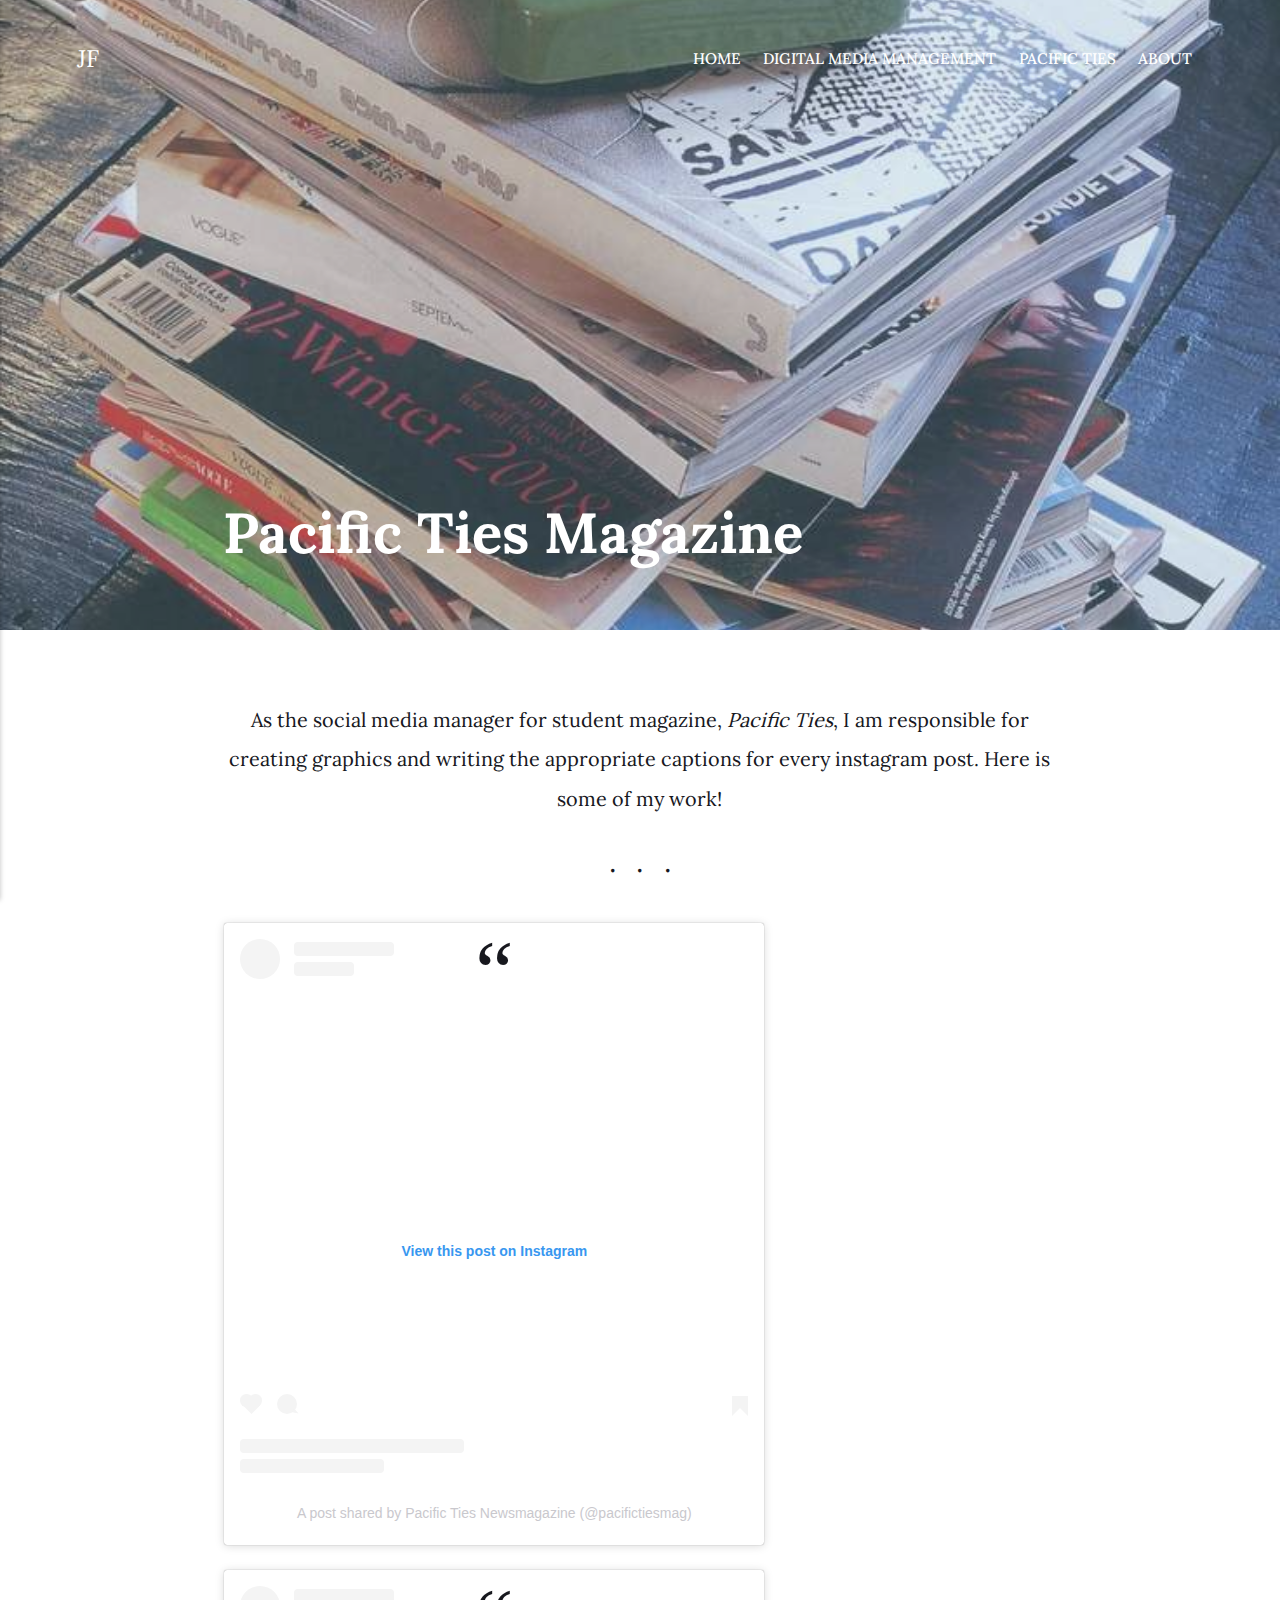
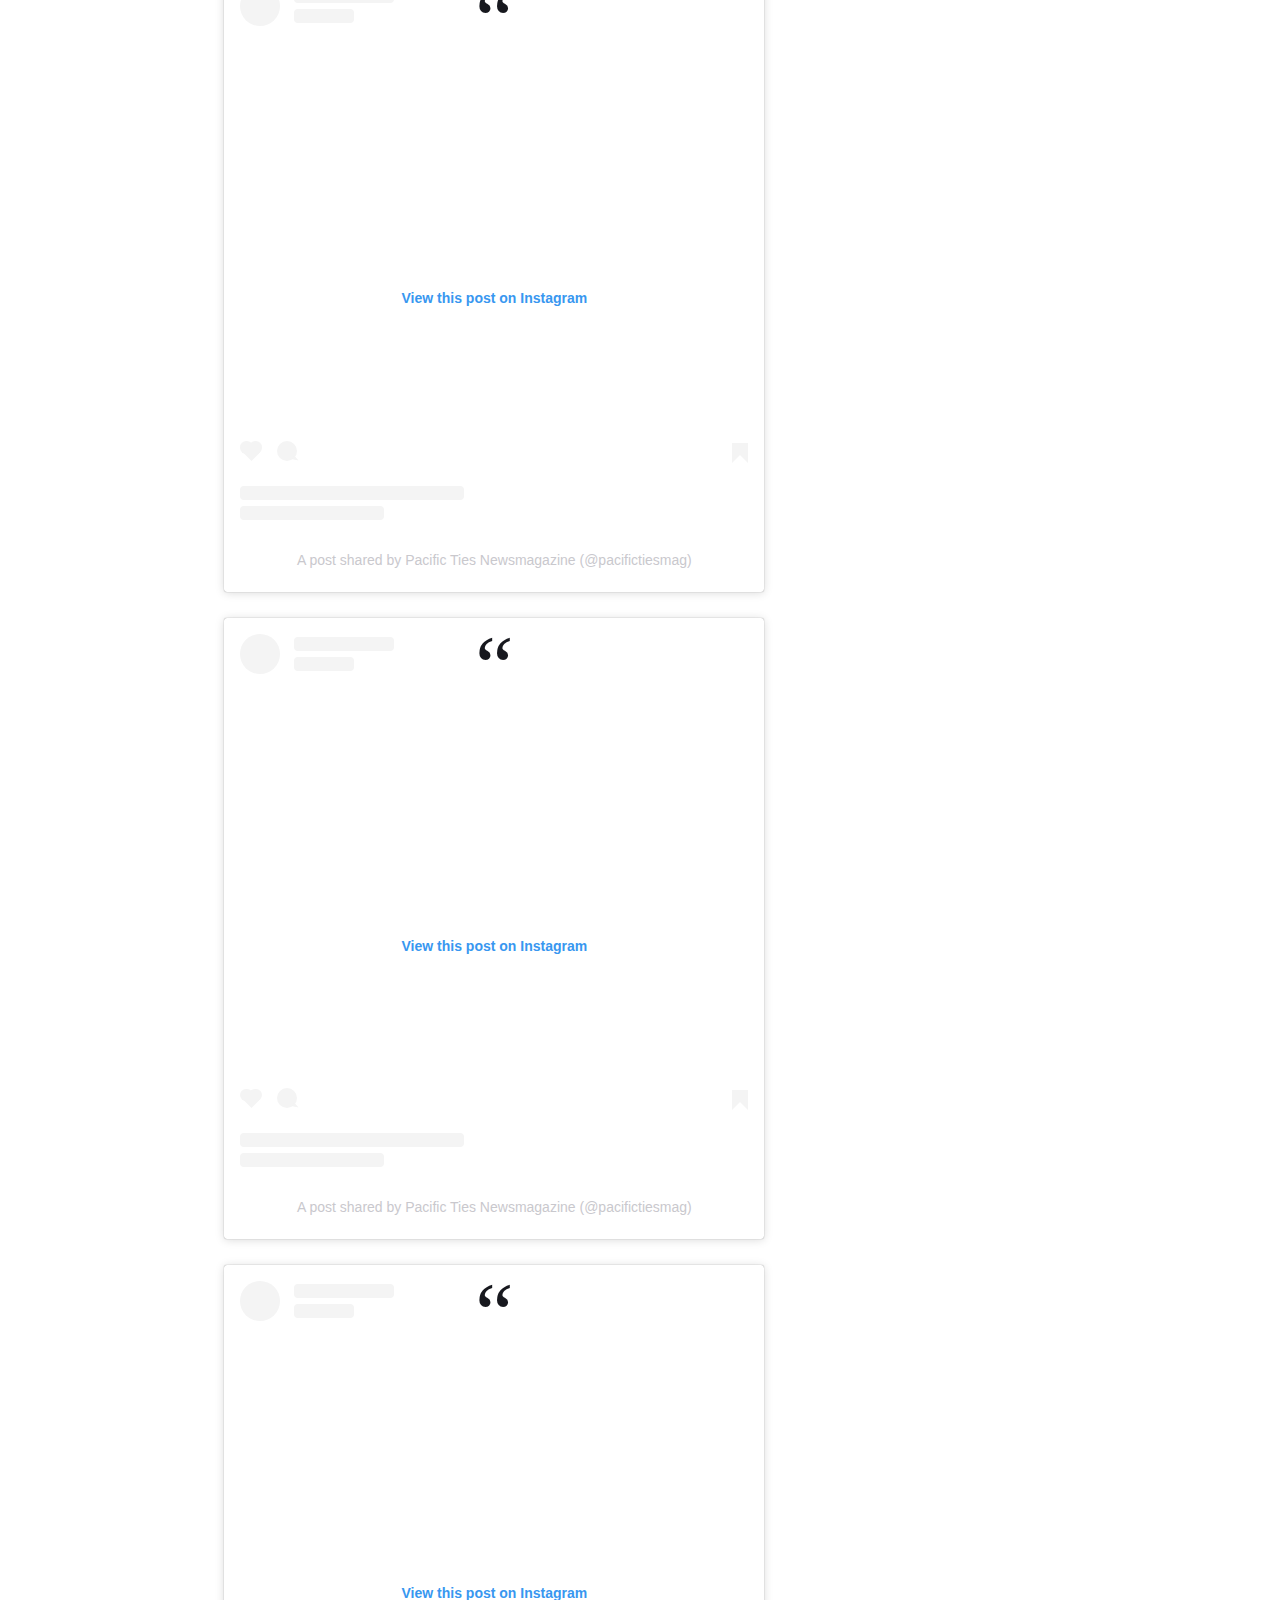
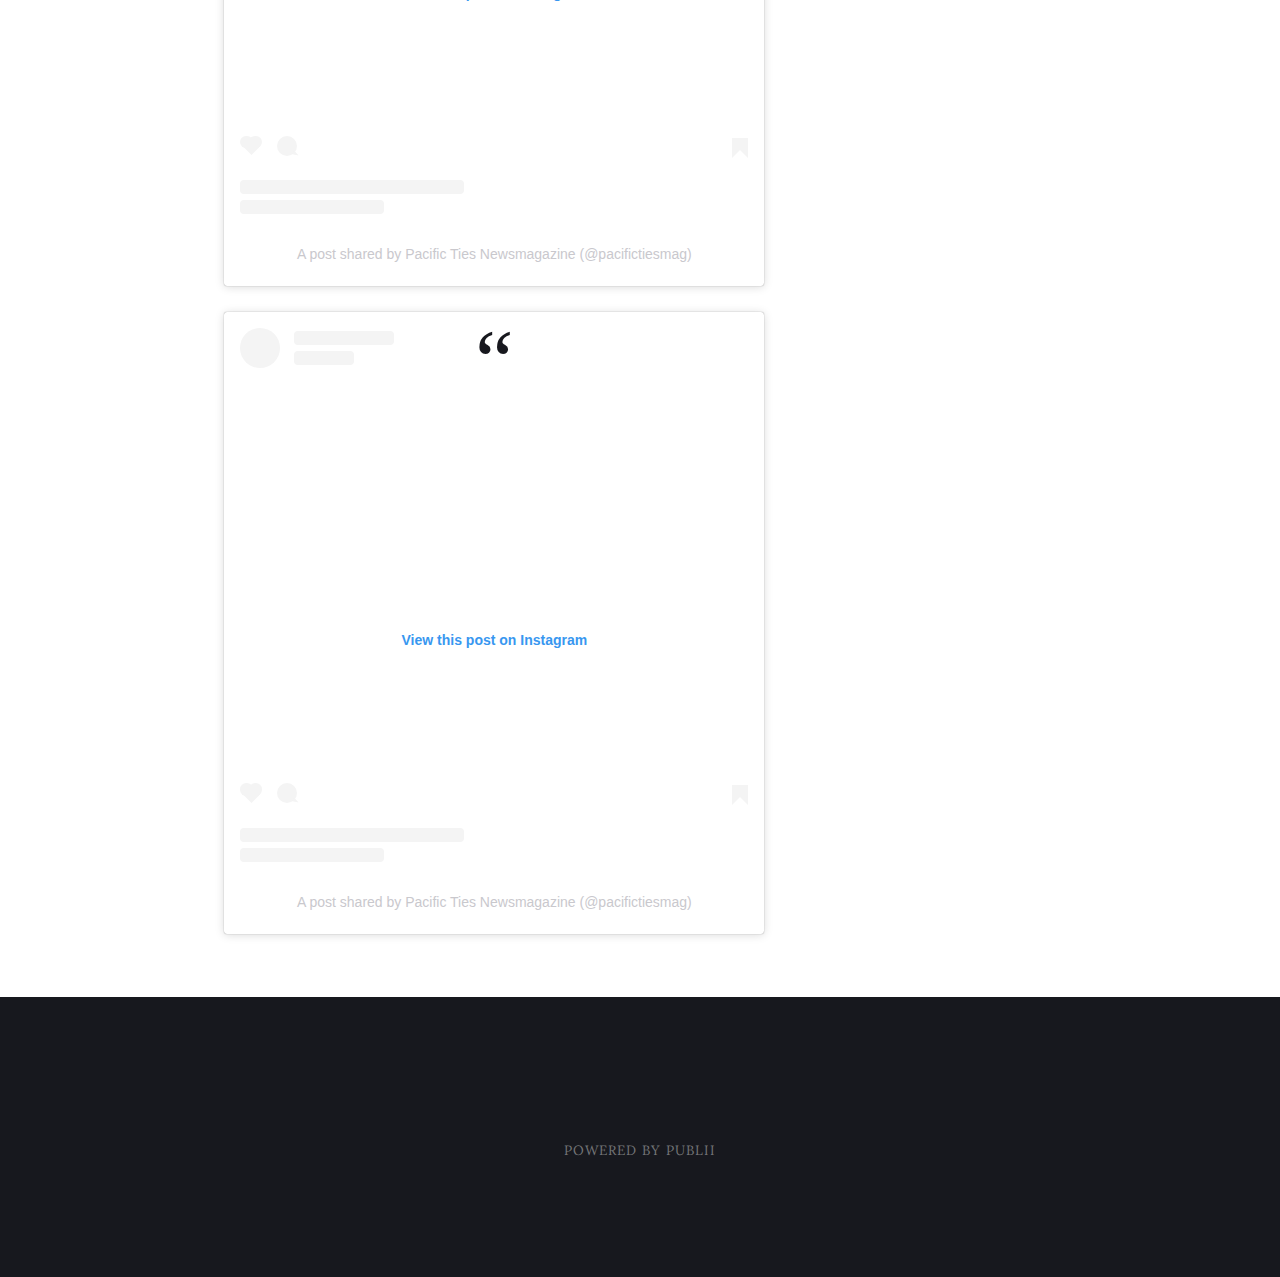
<file: pacific-ties-magazine.html>
<!DOCTYPE html><html lang="en-us"><head><meta charset="utf-8"><meta http-equiv="X-UA-Compatible" content="IE=edge"><meta name="viewport" content="width=device-width,initial-scale=1"><title>Pacific Ties Magazine - JF</title><meta name="description" content="As the social media manager for student magazine, Pacific Ties, I am responsible for creating graphics and writing the appropriate captions for every instagram post. Here is some of my work! A post shared by Pacific Ties Newsmagazine (@pacifictiesmag) A post shared by Pacific Ties Newsmagazine&hellip;"><meta name="generator" content="Publii Open-Source CMS for Static Site"><link rel="canonical" href="https://jasminef7.github.io/minisite/pacific-ties-magazine.html"><link rel="alternate" type="application/atom+xml" href="https://jasminef7.github.io/minisite/feed.xml"><link rel="alternate" type="application/json" href="https://jasminef7.github.io/minisite/feed.json"><meta property="og:title" content="Pacific Ties Magazine"><meta property="og:image" content="https://jasminef7.github.io/minisite/media/posts/6/pile-of-magazines-emily-chalmers-caravan-phone.jpg"><meta property="og:image:width" content="736"><meta property="og:image:height" content="915"><meta property="og:site_name" content="JF"><meta property="og:description" content="As the social media manager for student magazine, Pacific Ties, I am responsible for creating graphics and writing the appropriate captions for every instagram post. Here is some of my work! A post shared by Pacific Ties Newsmagazine (@pacifictiesmag) A post shared by Pacific Ties Newsmagazine&hellip;"><meta property="og:url" content="https://jasminef7.github.io/minisite/pacific-ties-magazine.html"><meta property="og:type" content="article"><link rel="preload" href="https://jasminef7.github.io/minisite/assets/dynamic/fonts/lora/lora.woff2" as="font" type="font/woff2" crossorigin><link rel="stylesheet" href="https://jasminef7.github.io/minisite/assets/css/style.css?v=f9c05bb9e933d0bf0ee99824cce3bc7f"><script type="application/ld+json">{"@context":"http://schema.org","@type":"Article","mainEntityOfPage":{"@type":"WebPage","@id":"https://jasminef7.github.io/minisite/pacific-ties-magazine.html"},"headline":"Pacific Ties Magazine","datePublished":"2024-02-03T23:38","dateModified":"2024-02-04T15:44","image":{"@type":"ImageObject","url":"https://jasminef7.github.io/minisite/media/posts/6/pile-of-magazines-emily-chalmers-caravan-phone.jpg","height":915,"width":736},"description":"As the social media manager for student magazine, Pacific Ties, I am responsible for creating graphics and writing the appropriate captions for every instagram post. Here is some of my work! A post shared by Pacific Ties Newsmagazine (@pacifictiesmag) A post shared by Pacific Ties Newsmagazine&hellip;","author":{"@type":"Person","name":"Jasmine Fung","url":"https://jasminef7.github.io/minisite/authors/jasmine-fung/"},"publisher":{"@type":"Organization","name":"Jasmine Fung"}}</script><noscript><style>img[loading] {
                    opacity: 1;
                }</style></noscript></head><body><div class="site-container"><header class="top" id="js-header"><a class="logo" href="https://jasminef7.github.io/minisite/">JF</a><nav class="navbar js-navbar"><button class="navbar__toggle js-toggle" aria-label="Menu" aria-haspopup="true" aria-expanded="false"><span class="navbar__toggle-box"><span class="navbar__toggle-inner">Menu</span></span></button><ul class="navbar__menu"><li><a href="https://jasminef7.github.io/minisite/" title="Home" target="_self">Home</a></li><li><a href="https://jasminef7.github.io/minisite/digital-media-management.html" title="Digital Media Management" target="_self">Digital Media Management</a></li><li class="active"><a href="https://jasminef7.github.io/minisite/pacific-ties-magazine.html" title="Pacific Ties" target="_self">Pacific Ties</a></li><li><a href="https://jasminef7.github.io/minisite/portfolio-2.html" title="About" target="_self">About</a></li></ul></nav></header><main><article class="post"><div class="hero"><figure class="hero__image hero__image--overlay"><img src="https://jasminef7.github.io/minisite/media/posts/6/pile-of-magazines-emily-chalmers-caravan-phone.jpg" srcset="https://jasminef7.github.io/minisite/media/posts/6/responsive/pile-of-magazines-emily-chalmers-caravan-phone-xs.jpg 300w, https://jasminef7.github.io/minisite/media/posts/6/responsive/pile-of-magazines-emily-chalmers-caravan-phone-sm.jpg 480w, https://jasminef7.github.io/minisite/media/posts/6/responsive/pile-of-magazines-emily-chalmers-caravan-phone-md.jpg 768w, https://jasminef7.github.io/minisite/media/posts/6/responsive/pile-of-magazines-emily-chalmers-caravan-phone-lg.jpg 1024w, https://jasminef7.github.io/minisite/media/posts/6/responsive/pile-of-magazines-emily-chalmers-caravan-phone-xl.jpg 1360w, https://jasminef7.github.io/minisite/media/posts/6/responsive/pile-of-magazines-emily-chalmers-caravan-phone-2xl.jpg 1600w" sizes="(max-width: 1600px) 100vw, 1600px" loading="eager" height="915" width="736" alt=""></figure><header class="hero__content"><div class="wrapper"><h1>Pacific Ties Magazine</h1></div></header></div><div class="wrapper post__entry"><p class="align-center">As the social media manager for student magazine, <em>Pacific Ties</em>, I am responsible for creating graphics and writing the appropriate captions for every instagram post. Here is some of my work!</p><hr><blockquote class="instagram-media" style="background: #FFF; border: 0; border-radius: 3px; box-shadow: 0 0 1px 0 rgba(0,0,0,0.5),0 1px 10px 0 rgba(0,0,0,0.15); margin: 1px; max-width: 540px; min-width: 326px; padding: 0; width: calc(100% - 2px);" data-instgrm-captioned="" data-instgrm-permalink="https://www.instagram.com/p/C2iQDwmPWsm/?utm_source=ig_embed&amp;utm_campaign=loading" data-instgrm-version="14"><div style="padding: 16px;"><a href="https://www.instagram.com/p/C2iQDwmPWsm/?utm_source=ig_embed&amp;utm_campaign=loading" style="background: #FFFFFF; line-height: 0; padding: 0 0; text-align: center; text-decoration: none; width: 100%;" target="_blank" rel="noopener"><div style="display: flex; flex-direction: row; align-items: center;"><div style="background-color: #f4f4f4; border-radius: 50%; flex-grow: 0; height: 40px; margin-right: 14px; width: 40px;"> </div><div style="display: flex; flex-direction: column; flex-grow: 1; justify-content: center;"><div style="background-color: #f4f4f4; border-radius: 4px; flex-grow: 0; height: 14px; margin-bottom: 6px; width: 100px;"> </div><div style="background-color: #f4f4f4; border-radius: 4px; flex-grow: 0; height: 14px; width: 60px;"> </div></div></div><div style="padding: 19% 0;"> </div><div style="display: block; height: 50px; margin: 0 auto 12px; width: 50px;"> </div><div style="padding-top: 8px;"><div style="color: #3897f0; font-family: Arial,sans-serif; font-size: 14px; font-style: normal; font-weight: 550; line-height: 18px;">View this post on Instagram</div></div><div style="padding: 12.5% 0;"> </div><div style="display: flex; flex-direction: row; margin-bottom: 14px; align-items: center;"><div><div style="background-color: #f4f4f4; border-radius: 50%; height: 12.5px; width: 12.5px; transform: translateX(0px) translateY(7px);"> </div><div style="background-color: #f4f4f4; height: 12.5px; transform: rotate(-45deg) translateX(3px) translateY(1px); width: 12.5px; flex-grow: 0; margin-right: 14px; margin-left: 2px;"> </div><div style="background-color: #f4f4f4; border-radius: 50%; height: 12.5px; width: 12.5px; transform: translateX(9px) translateY(-18px);"> </div></div><div style="margin-left: 8px;"><div style="background-color: #f4f4f4; border-radius: 50%; flex-grow: 0; height: 20px; width: 20px;"> </div><div style="width: 0; height: 0; border-top: 2px solid transparent; border-left: 6px solid #f4f4f4; border-bottom: 2px solid transparent; transform: translateX(16px) translateY(-4px) rotate(30deg);"> </div></div><div style="margin-left: auto;"><div style="width: 0px; border-top: 8px solid #F4F4F4; border-right: 8px solid transparent; transform: translateY(16px);"> </div><div style="background-color: #f4f4f4; flex-grow: 0; height: 12px; width: 16px; transform: translateY(-4px);"> </div><div style="width: 0; height: 0; border-top: 8px solid #F4F4F4; border-left: 8px solid transparent; transform: translateY(-4px) translateX(8px);"> </div></div></div><div style="display: flex; flex-direction: column; flex-grow: 1; justify-content: center; margin-bottom: 24px;"><div style="background-color: #f4f4f4; border-radius: 4px; flex-grow: 0; height: 14px; margin-bottom: 6px; width: 224px;"> </div><div style="background-color: #f4f4f4; border-radius: 4px; flex-grow: 0; height: 14px; width: 144px;"> </div></div></a><p style="color: #c9c8cd; font-family: Arial,sans-serif; font-size: 14px; line-height: 17px; margin-bottom: 0; margin-top: 8px; overflow: hidden; padding: 8px 0 7px; text-align: center; text-overflow: ellipsis; white-space: nowrap;"><a href="https://www.instagram.com/p/C2iQDwmPWsm/?utm_source=ig_embed&amp;utm_campaign=loading" style="color: #c9c8cd; font-family: Arial,sans-serif; font-size: 14px; font-style: normal; font-weight: normal; line-height: 17px; text-decoration: none;" target="_blank" rel="noopener">A post shared by Pacific Ties Newsmagazine (@pacifictiesmag)</a></p></div></blockquote><p><script async="" src="//www.instagram.com/embed.js"></script></p><blockquote class="instagram-media" style="background: #FFF; border: 0; border-radius: 3px; box-shadow: 0 0 1px 0 rgba(0,0,0,0.5),0 1px 10px 0 rgba(0,0,0,0.15); margin: 1px; max-width: 540px; min-width: 326px; padding: 0; width: calc(100% - 2px);" data-instgrm-captioned="" data-instgrm-permalink="https://www.instagram.com/p/C2S6B_lyygc/?utm_source=ig_embed&amp;utm_campaign=loading" data-instgrm-version="14"><div style="padding: 16px;"><a href="https://www.instagram.com/p/C2S6B_lyygc/?utm_source=ig_embed&amp;utm_campaign=loading" style="background: #FFFFFF; line-height: 0; padding: 0 0; text-align: center; text-decoration: none; width: 100%;" target="_blank" rel="noopener"><div style="display: flex; flex-direction: row; align-items: center;"><div style="background-color: #f4f4f4; border-radius: 50%; flex-grow: 0; height: 40px; margin-right: 14px; width: 40px;"> </div><div style="display: flex; flex-direction: column; flex-grow: 1; justify-content: center;"><div style="background-color: #f4f4f4; border-radius: 4px; flex-grow: 0; height: 14px; margin-bottom: 6px; width: 100px;"> </div><div style="background-color: #f4f4f4; border-radius: 4px; flex-grow: 0; height: 14px; width: 60px;"> </div></div></div><div style="padding: 19% 0;"> </div><div style="display: block; height: 50px; margin: 0 auto 12px; width: 50px;"> </div><div style="padding-top: 8px;"><div style="color: #3897f0; font-family: Arial,sans-serif; font-size: 14px; font-style: normal; font-weight: 550; line-height: 18px;">View this post on Instagram</div></div><div style="padding: 12.5% 0;"> </div><div style="display: flex; flex-direction: row; margin-bottom: 14px; align-items: center;"><div><div style="background-color: #f4f4f4; border-radius: 50%; height: 12.5px; width: 12.5px; transform: translateX(0px) translateY(7px);"> </div><div style="background-color: #f4f4f4; height: 12.5px; transform: rotate(-45deg) translateX(3px) translateY(1px); width: 12.5px; flex-grow: 0; margin-right: 14px; margin-left: 2px;"> </div><div style="background-color: #f4f4f4; border-radius: 50%; height: 12.5px; width: 12.5px; transform: translateX(9px) translateY(-18px);"> </div></div><div style="margin-left: 8px;"><div style="background-color: #f4f4f4; border-radius: 50%; flex-grow: 0; height: 20px; width: 20px;"> </div><div style="width: 0; height: 0; border-top: 2px solid transparent; border-left: 6px solid #f4f4f4; border-bottom: 2px solid transparent; transform: translateX(16px) translateY(-4px) rotate(30deg);"> </div></div><div style="margin-left: auto;"><div style="width: 0px; border-top: 8px solid #F4F4F4; border-right: 8px solid transparent; transform: translateY(16px);"> </div><div style="background-color: #f4f4f4; flex-grow: 0; height: 12px; width: 16px; transform: translateY(-4px);"> </div><div style="width: 0; height: 0; border-top: 8px solid #F4F4F4; border-left: 8px solid transparent; transform: translateY(-4px) translateX(8px);"> </div></div></div><div style="display: flex; flex-direction: column; flex-grow: 1; justify-content: center; margin-bottom: 24px;"><div style="background-color: #f4f4f4; border-radius: 4px; flex-grow: 0; height: 14px; margin-bottom: 6px; width: 224px;"> </div><div style="background-color: #f4f4f4; border-radius: 4px; flex-grow: 0; height: 14px; width: 144px;"> </div></div></a><p style="color: #c9c8cd; font-family: Arial,sans-serif; font-size: 14px; line-height: 17px; margin-bottom: 0; margin-top: 8px; overflow: hidden; padding: 8px 0 7px; text-align: center; text-overflow: ellipsis; white-space: nowrap;"><a href="https://www.instagram.com/p/C2S6B_lyygc/?utm_source=ig_embed&amp;utm_campaign=loading" style="color: #c9c8cd; font-family: Arial,sans-serif; font-size: 14px; font-style: normal; font-weight: normal; line-height: 17px; text-decoration: none;" target="_blank" rel="noopener">A post shared by Pacific Ties Newsmagazine (@pacifictiesmag)</a></p></div></blockquote><p><script async="" src="//www.instagram.com/embed.js"></script></p><blockquote class="instagram-media" style="background: #FFF; border: 0; border-radius: 3px; box-shadow: 0 0 1px 0 rgba(0,0,0,0.5),0 1px 10px 0 rgba(0,0,0,0.15); margin: 1px; max-width: 540px; min-width: 326px; padding: 0; width: calc(100% - 2px);" data-instgrm-captioned="" data-instgrm-permalink="https://www.instagram.com/p/C2QLrdWPxeM/?utm_source=ig_embed&amp;utm_campaign=loading" data-instgrm-version="14"><div style="padding: 16px;"><a href="https://www.instagram.com/p/C2QLrdWPxeM/?utm_source=ig_embed&amp;utm_campaign=loading" style="background: #FFFFFF; line-height: 0; padding: 0 0; text-align: center; text-decoration: none; width: 100%;" target="_blank" rel="noopener"><div style="display: flex; flex-direction: row; align-items: center;"><div style="background-color: #f4f4f4; border-radius: 50%; flex-grow: 0; height: 40px; margin-right: 14px; width: 40px;"> </div><div style="display: flex; flex-direction: column; flex-grow: 1; justify-content: center;"><div style="background-color: #f4f4f4; border-radius: 4px; flex-grow: 0; height: 14px; margin-bottom: 6px; width: 100px;"> </div><div style="background-color: #f4f4f4; border-radius: 4px; flex-grow: 0; height: 14px; width: 60px;"> </div></div></div><div style="padding: 19% 0;"> </div><div style="display: block; height: 50px; margin: 0 auto 12px; width: 50px;"> </div><div style="padding-top: 8px;"><div style="color: #3897f0; font-family: Arial,sans-serif; font-size: 14px; font-style: normal; font-weight: 550; line-height: 18px;">View this post on Instagram</div></div><div style="padding: 12.5% 0;"> </div><div style="display: flex; flex-direction: row; margin-bottom: 14px; align-items: center;"><div><div style="background-color: #f4f4f4; border-radius: 50%; height: 12.5px; width: 12.5px; transform: translateX(0px) translateY(7px);"> </div><div style="background-color: #f4f4f4; height: 12.5px; transform: rotate(-45deg) translateX(3px) translateY(1px); width: 12.5px; flex-grow: 0; margin-right: 14px; margin-left: 2px;"> </div><div style="background-color: #f4f4f4; border-radius: 50%; height: 12.5px; width: 12.5px; transform: translateX(9px) translateY(-18px);"> </div></div><div style="margin-left: 8px;"><div style="background-color: #f4f4f4; border-radius: 50%; flex-grow: 0; height: 20px; width: 20px;"> </div><div style="width: 0; height: 0; border-top: 2px solid transparent; border-left: 6px solid #f4f4f4; border-bottom: 2px solid transparent; transform: translateX(16px) translateY(-4px) rotate(30deg);"> </div></div><div style="margin-left: auto;"><div style="width: 0px; border-top: 8px solid #F4F4F4; border-right: 8px solid transparent; transform: translateY(16px);"> </div><div style="background-color: #f4f4f4; flex-grow: 0; height: 12px; width: 16px; transform: translateY(-4px);"> </div><div style="width: 0; height: 0; border-top: 8px solid #F4F4F4; border-left: 8px solid transparent; transform: translateY(-4px) translateX(8px);"> </div></div></div><div style="display: flex; flex-direction: column; flex-grow: 1; justify-content: center; margin-bottom: 24px;"><div style="background-color: #f4f4f4; border-radius: 4px; flex-grow: 0; height: 14px; margin-bottom: 6px; width: 224px;"> </div><div style="background-color: #f4f4f4; border-radius: 4px; flex-grow: 0; height: 14px; width: 144px;"> </div></div></a><p style="color: #c9c8cd; font-family: Arial,sans-serif; font-size: 14px; line-height: 17px; margin-bottom: 0; margin-top: 8px; overflow: hidden; padding: 8px 0 7px; text-align: center; text-overflow: ellipsis; white-space: nowrap;"><a href="https://www.instagram.com/p/C2QLrdWPxeM/?utm_source=ig_embed&amp;utm_campaign=loading" style="color: #c9c8cd; font-family: Arial,sans-serif; font-size: 14px; font-style: normal; font-weight: normal; line-height: 17px; text-decoration: none;" target="_blank" rel="noopener">A post shared by Pacific Ties Newsmagazine (@pacifictiesmag)</a></p></div></blockquote><p><script async="" src="//www.instagram.com/embed.js"></script></p><blockquote class="instagram-media" style="background: #FFF; border: 0; border-radius: 3px; box-shadow: 0 0 1px 0 rgba(0,0,0,0.5),0 1px 10px 0 rgba(0,0,0,0.15); margin: 1px; max-width: 540px; min-width: 326px; padding: 0; width: calc(100% - 2px);" data-instgrm-captioned="" data-instgrm-permalink="https://www.instagram.com/p/C0VLqYVpT92/?utm_source=ig_embed&amp;utm_campaign=loading" data-instgrm-version="14"><div style="padding: 16px;"><a href="https://www.instagram.com/p/C0VLqYVpT92/?utm_source=ig_embed&amp;utm_campaign=loading" style="background: #FFFFFF; line-height: 0; padding: 0 0; text-align: center; text-decoration: none; width: 100%;" target="_blank" rel="noopener"><div style="display: flex; flex-direction: row; align-items: center;"><div style="background-color: #f4f4f4; border-radius: 50%; flex-grow: 0; height: 40px; margin-right: 14px; width: 40px;"> </div><div style="display: flex; flex-direction: column; flex-grow: 1; justify-content: center;"><div style="background-color: #f4f4f4; border-radius: 4px; flex-grow: 0; height: 14px; margin-bottom: 6px; width: 100px;"> </div><div style="background-color: #f4f4f4; border-radius: 4px; flex-grow: 0; height: 14px; width: 60px;"> </div></div></div><div style="padding: 19% 0;"> </div><div style="display: block; height: 50px; margin: 0 auto 12px; width: 50px;"> </div><div style="padding-top: 8px;"><div style="color: #3897f0; font-family: Arial,sans-serif; font-size: 14px; font-style: normal; font-weight: 550; line-height: 18px;">View this post on Instagram</div></div><div style="padding: 12.5% 0;"> </div><div style="display: flex; flex-direction: row; margin-bottom: 14px; align-items: center;"><div><div style="background-color: #f4f4f4; border-radius: 50%; height: 12.5px; width: 12.5px; transform: translateX(0px) translateY(7px);"> </div><div style="background-color: #f4f4f4; height: 12.5px; transform: rotate(-45deg) translateX(3px) translateY(1px); width: 12.5px; flex-grow: 0; margin-right: 14px; margin-left: 2px;"> </div><div style="background-color: #f4f4f4; border-radius: 50%; height: 12.5px; width: 12.5px; transform: translateX(9px) translateY(-18px);"> </div></div><div style="margin-left: 8px;"><div style="background-color: #f4f4f4; border-radius: 50%; flex-grow: 0; height: 20px; width: 20px;"> </div><div style="width: 0; height: 0; border-top: 2px solid transparent; border-left: 6px solid #f4f4f4; border-bottom: 2px solid transparent; transform: translateX(16px) translateY(-4px) rotate(30deg);"> </div></div><div style="margin-left: auto;"><div style="width: 0px; border-top: 8px solid #F4F4F4; border-right: 8px solid transparent; transform: translateY(16px);"> </div><div style="background-color: #f4f4f4; flex-grow: 0; height: 12px; width: 16px; transform: translateY(-4px);"> </div><div style="width: 0; height: 0; border-top: 8px solid #F4F4F4; border-left: 8px solid transparent; transform: translateY(-4px) translateX(8px);"> </div></div></div><div style="display: flex; flex-direction: column; flex-grow: 1; justify-content: center; margin-bottom: 24px;"><div style="background-color: #f4f4f4; border-radius: 4px; flex-grow: 0; height: 14px; margin-bottom: 6px; width: 224px;"> </div><div style="background-color: #f4f4f4; border-radius: 4px; flex-grow: 0; height: 14px; width: 144px;"> </div></div></a><p style="color: #c9c8cd; font-family: Arial,sans-serif; font-size: 14px; line-height: 17px; margin-bottom: 0; margin-top: 8px; overflow: hidden; padding: 8px 0 7px; text-align: center; text-overflow: ellipsis; white-space: nowrap;"><a href="https://www.instagram.com/p/C0VLqYVpT92/?utm_source=ig_embed&amp;utm_campaign=loading" style="color: #c9c8cd; font-family: Arial,sans-serif; font-size: 14px; font-style: normal; font-weight: normal; line-height: 17px; text-decoration: none;" target="_blank" rel="noopener">A post shared by Pacific Ties Newsmagazine (@pacifictiesmag)</a></p></div></blockquote><p><script async="" src="//www.instagram.com/embed.js"></script></p><blockquote class="instagram-media" style="background: #FFF; border: 0; border-radius: 3px; box-shadow: 0 0 1px 0 rgba(0,0,0,0.5),0 1px 10px 0 rgba(0,0,0,0.15); margin: 1px; max-width: 540px; min-width: 326px; padding: 0; width: calc(100% - 2px);" data-instgrm-captioned="" data-instgrm-permalink="https://www.instagram.com/p/C0Faq9jyEv4/?utm_source=ig_embed&amp;utm_campaign=loading" data-instgrm-version="14"><div style="padding: 16px;"><a href="https://www.instagram.com/p/C0Faq9jyEv4/?utm_source=ig_embed&amp;utm_campaign=loading" style="background: #FFFFFF; line-height: 0; padding: 0 0; text-align: center; text-decoration: none; width: 100%;" target="_blank" rel="noopener"><div style="display: flex; flex-direction: row; align-items: center;"><div style="background-color: #f4f4f4; border-radius: 50%; flex-grow: 0; height: 40px; margin-right: 14px; width: 40px;"> </div><div style="display: flex; flex-direction: column; flex-grow: 1; justify-content: center;"><div style="background-color: #f4f4f4; border-radius: 4px; flex-grow: 0; height: 14px; margin-bottom: 6px; width: 100px;"> </div><div style="background-color: #f4f4f4; border-radius: 4px; flex-grow: 0; height: 14px; width: 60px;"> </div></div></div><div style="padding: 19% 0;"> </div><div style="display: block; height: 50px; margin: 0 auto 12px; width: 50px;"> </div><div style="padding-top: 8px;"><div style="color: #3897f0; font-family: Arial,sans-serif; font-size: 14px; font-style: normal; font-weight: 550; line-height: 18px;">View this post on Instagram</div></div><div style="padding: 12.5% 0;"> </div><div style="display: flex; flex-direction: row; margin-bottom: 14px; align-items: center;"><div><div style="background-color: #f4f4f4; border-radius: 50%; height: 12.5px; width: 12.5px; transform: translateX(0px) translateY(7px);"> </div><div style="background-color: #f4f4f4; height: 12.5px; transform: rotate(-45deg) translateX(3px) translateY(1px); width: 12.5px; flex-grow: 0; margin-right: 14px; margin-left: 2px;"> </div><div style="background-color: #f4f4f4; border-radius: 50%; height: 12.5px; width: 12.5px; transform: translateX(9px) translateY(-18px);"> </div></div><div style="margin-left: 8px;"><div style="background-color: #f4f4f4; border-radius: 50%; flex-grow: 0; height: 20px; width: 20px;"> </div><div style="width: 0; height: 0; border-top: 2px solid transparent; border-left: 6px solid #f4f4f4; border-bottom: 2px solid transparent; transform: translateX(16px) translateY(-4px) rotate(30deg);"> </div></div><div style="margin-left: auto;"><div style="width: 0px; border-top: 8px solid #F4F4F4; border-right: 8px solid transparent; transform: translateY(16px);"> </div><div style="background-color: #f4f4f4; flex-grow: 0; height: 12px; width: 16px; transform: translateY(-4px);"> </div><div style="width: 0; height: 0; border-top: 8px solid #F4F4F4; border-left: 8px solid transparent; transform: translateY(-4px) translateX(8px);"> </div></div></div><div style="display: flex; flex-direction: column; flex-grow: 1; justify-content: center; margin-bottom: 24px;"><div style="background-color: #f4f4f4; border-radius: 4px; flex-grow: 0; height: 14px; margin-bottom: 6px; width: 224px;"> </div><div style="background-color: #f4f4f4; border-radius: 4px; flex-grow: 0; height: 14px; width: 144px;"> </div></div></a><p style="color: #c9c8cd; font-family: Arial,sans-serif; font-size: 14px; line-height: 17px; margin-bottom: 0; margin-top: 8px; overflow: hidden; padding: 8px 0 7px; text-align: center; text-overflow: ellipsis; white-space: nowrap;"><a href="https://www.instagram.com/p/C0Faq9jyEv4/?utm_source=ig_embed&amp;utm_campaign=loading" style="color: #c9c8cd; font-family: Arial,sans-serif; font-size: 14px; font-style: normal; font-weight: normal; line-height: 17px; text-decoration: none;" target="_blank" rel="noopener">A post shared by Pacific Ties Newsmagazine (@pacifictiesmag)</a></p></div></blockquote><p><script async="" src="//www.instagram.com/embed.js"></script></p></div></article></main><footer class="footer"><div class="footer__copyright"><p>Powered by Publii</p></div><button onclick="backToTopFunction()" id="backToTop" class="footer__bttop" aria-label="Back to top" title="Back to top"><svg><use xlink:href="https://jasminef7.github.io/minisite/assets/svg/svg-map.svg#toparrow"/></svg></button></footer></div><script defer="defer" src="https://jasminef7.github.io/minisite/assets/js/scripts.min.js?v=f47c11534595205f20935f0db2a62a85"></script><script>window.publiiThemeMenuConfig={mobileMenuMode:'sidebar',animationSpeed:300,submenuWidth: 'auto',doubleClickTime:500,mobileMenuExpandableSubmenus:true,relatedContainerForOverlayMenuSelector:'.top'};</script><script>var images = document.querySelectorAll('img[loading]');
        for (var i = 0; i < images.length; i++) {
            if (images[i].complete) {
                images[i].classList.add('is-loaded');
            } else {
                images[i].addEventListener('load', function () {
                    this.classList.add('is-loaded');
                }, false);
            }
        }</script></body></html>
</file>
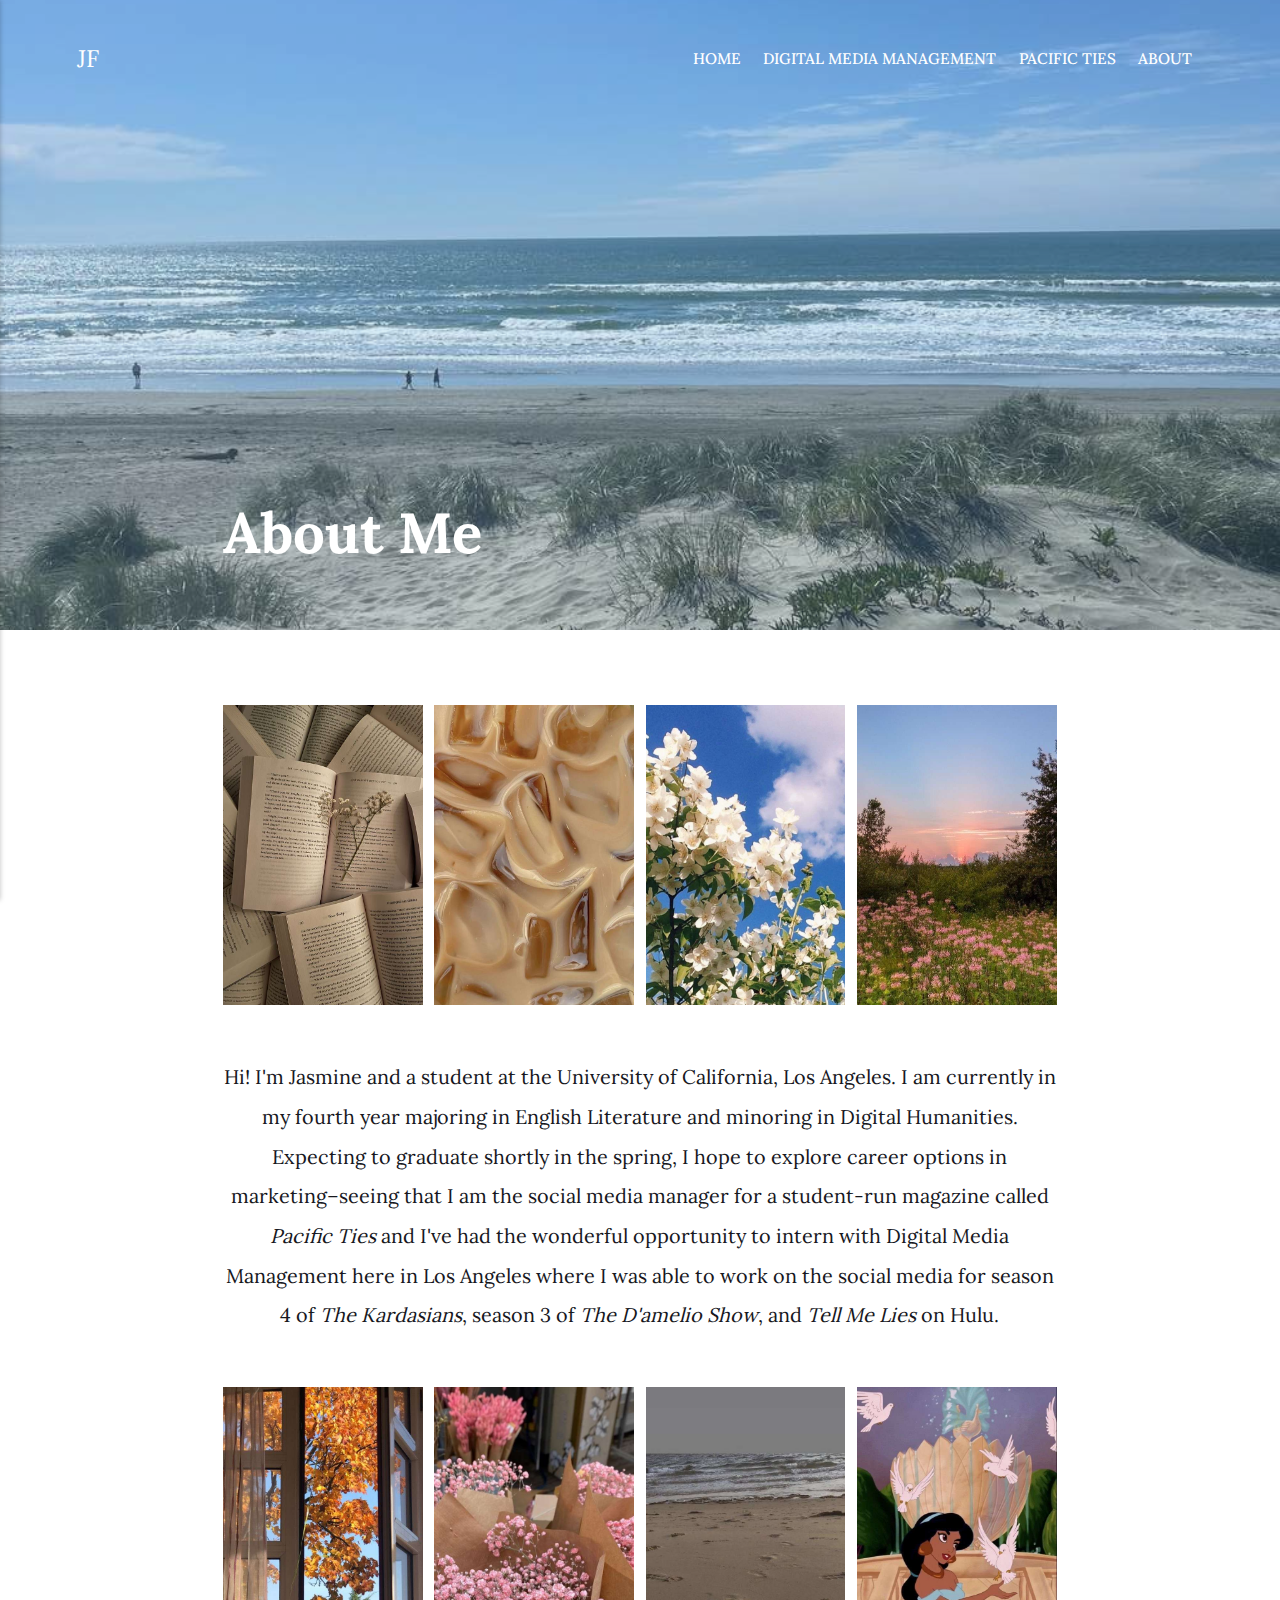
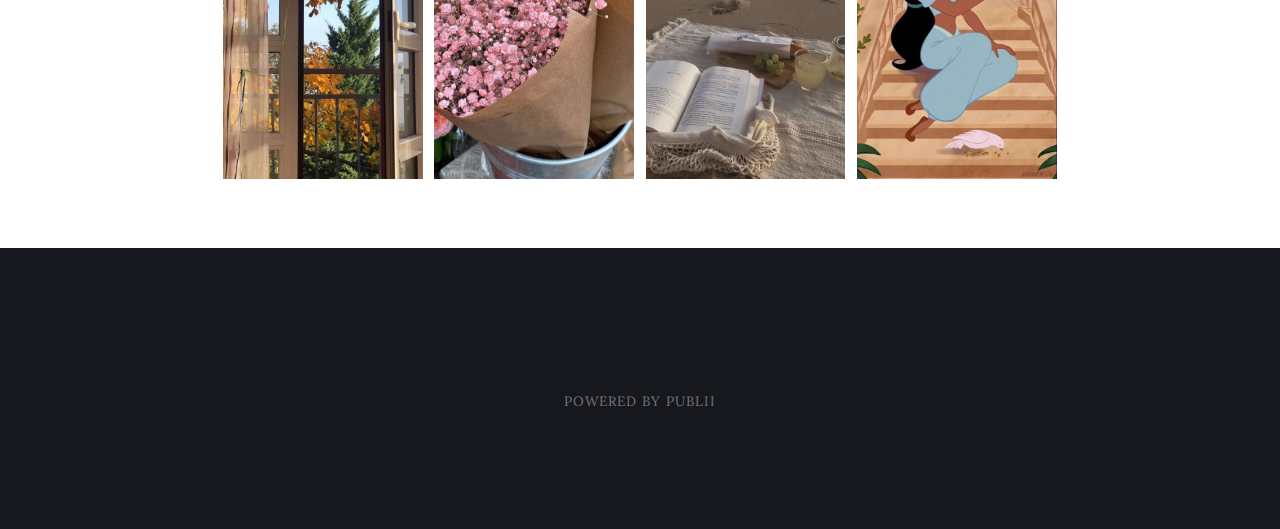
<file: portfolio-2.html>
<!DOCTYPE html><html lang="en-us"><head><meta charset="utf-8"><meta http-equiv="X-UA-Compatible" content="IE=edge"><meta name="viewport" content="width=device-width,initial-scale=1"><title>About Me - JF</title><meta name="description" content="Hi! I'm Jasmine and a student at the University of California, Los Angeles. I am currently in my fourth year majoring in English Literature and minoring in Digital Humanities. Expecting to graduate shortly in the spring, I hope to explore career options in marketing–seeing that&hellip;"><meta name="generator" content="Publii Open-Source CMS for Static Site"><link rel="canonical" href="https://jasminef7.github.io/minisite/portfolio-2.html"><link rel="alternate" type="application/atom+xml" href="https://jasminef7.github.io/minisite/feed.xml"><link rel="alternate" type="application/json" href="https://jasminef7.github.io/minisite/feed.json"><meta property="og:title" content="About Me"><meta property="og:site_name" content="JF"><meta property="og:description" content="Hi! I'm Jasmine and a student at the University of California, Los Angeles. I am currently in my fourth year majoring in English Literature and minoring in Digital Humanities. Expecting to graduate shortly in the spring, I hope to explore career options in marketing–seeing that&hellip;"><meta property="og:url" content="https://jasminef7.github.io/minisite/portfolio-2.html"><meta property="og:type" content="article"><link rel="preload" href="https://jasminef7.github.io/minisite/assets/dynamic/fonts/lora/lora.woff2" as="font" type="font/woff2" crossorigin><link rel="stylesheet" href="https://jasminef7.github.io/minisite/assets/css/style.css?v=f9c05bb9e933d0bf0ee99824cce3bc7f"><link rel="stylesheet" href="https://jasminef7.github.io/minisite/assets/css/photoswipe.css?v=366561c4c503c68e3af3389ac4d7fb8e"><script type="application/ld+json">{"@context":"http://schema.org","@type":"Article","mainEntityOfPage":{"@type":"WebPage","@id":"https://jasminef7.github.io/minisite/portfolio-2.html"},"headline":"About Me","datePublished":"2024-02-03T22:59","dateModified":"2024-02-04T15:26","description":"Hi! I'm Jasmine and a student at the University of California, Los Angeles. I am currently in my fourth year majoring in English Literature and minoring in Digital Humanities. Expecting to graduate shortly in the spring, I hope to explore career options in marketing–seeing that&hellip;","author":{"@type":"Person","name":"Jasmine Fung","url":"https://jasminef7.github.io/minisite/authors/jasmine-fung/"},"publisher":{"@type":"Organization","name":"Jasmine Fung"}}</script><style>.pswp--svg .pswp__button,
				          .pswp--svg .pswp__button--arrow--left:before,
				          .pswp--svg .pswp__button--arrow--right:before {
					          background-image: url(https://jasminef7.github.io/minisite/assets/svg/gallery-icons-light.svg);
			              }</style><noscript><style>img[loading] {
                    opacity: 1;
                }</style></noscript></head><body><div class="site-container"><header class="top" id="js-header"><a class="logo" href="https://jasminef7.github.io/minisite/">JF</a><nav class="navbar js-navbar"><button class="navbar__toggle js-toggle" aria-label="Menu" aria-haspopup="true" aria-expanded="false"><span class="navbar__toggle-box"><span class="navbar__toggle-inner">Menu</span></span></button><ul class="navbar__menu"><li><a href="https://jasminef7.github.io/minisite/" title="Home" target="_self">Home</a></li><li><a href="https://jasminef7.github.io/minisite/digital-media-management.html" title="Digital Media Management" target="_self">Digital Media Management</a></li><li><a href="https://jasminef7.github.io/minisite/pacific-ties-magazine.html" title="Pacific Ties" target="_self">Pacific Ties</a></li><li class="active"><a href="https://jasminef7.github.io/minisite/portfolio-2.html" title="About" target="_self">About</a></li></ul></nav></header><main><article class="post"><div class="hero"><figure class="hero__image hero__image--overlay"><img src="https://jasminef7.github.io/minisite/media/website/IMG_2486.jpeg" srcset="https://jasminef7.github.io/minisite/media/website/responsive/IMG_2486-xs.jpeg 300w, https://jasminef7.github.io/minisite/media/website/responsive/IMG_2486-sm.jpeg 480w, https://jasminef7.github.io/minisite/media/website/responsive/IMG_2486-md.jpeg 768w, https://jasminef7.github.io/minisite/media/website/responsive/IMG_2486-lg.jpeg 1024w, https://jasminef7.github.io/minisite/media/website/responsive/IMG_2486-xl.jpeg 1360w, https://jasminef7.github.io/minisite/media/website/responsive/IMG_2486-2xl.jpeg 1600w" sizes="100vw" loading="eager" alt=""></figure><header class="hero__content"><div class="wrapper"><h1>About Me</h1></div></header></div><div class="wrapper post__entry"><div class="gallery-wrapper"><div class="gallery" data-is-empty="false" data-translation="Add images" data-columns="4"><figure class="gallery__item"><a href="https://jasminef7.github.io/minisite/media/posts/4/gallery/IMG_0153.jpeg" data-size="900x1200"><img loading="lazy" src="https://jasminef7.github.io/minisite/media/posts/4/gallery/IMG_0153-thumbnail.jpeg" alt="" width="768" height="1024"></a></figure><figure class="gallery__item"><a href="https://jasminef7.github.io/minisite/media/posts/4/gallery/IMG_0146-2.jpeg" data-size="868x1144"><img loading="lazy" src="https://jasminef7.github.io/minisite/media/posts/4/gallery/IMG_0146-2-thumbnail.jpeg" alt="" width="768" height="1012"></a></figure><figure class="gallery__item"><a href="https://jasminef7.github.io/minisite/media/posts/4/gallery/IMG_0144-2.jpeg" data-size="807x1009"><img loading="lazy" src="https://jasminef7.github.io/minisite/media/posts/4/gallery/IMG_0144-2-thumbnail.jpeg" alt="" width="768" height="960"></a></figure><figure class="gallery__item"><a href="https://jasminef7.github.io/minisite/media/posts/4/gallery/IMG_0147-3.jpeg" data-size="567x850"><img loading="lazy" src="https://jasminef7.github.io/minisite/media/posts/4/gallery/IMG_0147-3-thumbnail.jpeg" alt="" width="567" height="850"></a></figure></div></div><p class="align-center">Hi! I'm Jasmine and a student at the University of California, Los Angeles. I am currently in my fourth year majoring in English Literature and minoring in Digital Humanities. Expecting to graduate shortly in the spring, I hope to explore career options in marketing–seeing that I am the social media manager for a student-run magazine called <em>Pacific Ties </em>and I've had the wonderful opportunity to intern with Digital Media Management here in Los Angeles where I was able to work on the social media for season 4 of <em>The Kardasians</em>, season 3 of <em>The D'amelio Show</em>, and <em>Tell Me Lies </em>on Hulu.</p><div class="gallery-wrapper"><div class="gallery" data-is-empty="false" data-translation="Add images" data-columns="4"><figure class="gallery__item"><a href="https://jasminef7.github.io/minisite/media/posts/4/gallery/IMG_0151.jpeg" data-size="675x1200"><img loading="lazy" src="https://jasminef7.github.io/minisite/media/posts/4/gallery/IMG_0151-thumbnail.jpeg" alt="" width="675" height="1200"></a></figure><figure class="gallery__item"><a href="https://jasminef7.github.io/minisite/media/posts/4/gallery/IMG_0174.jpeg" data-size="900x1200"><img loading="lazy" src="https://jasminef7.github.io/minisite/media/posts/4/gallery/IMG_0174-thumbnail.jpeg" alt="" width="768" height="1024"></a></figure><figure class="gallery__item"><a href="https://jasminef7.github.io/minisite/media/posts/4/gallery/IMG_0154.jpeg" data-size="828x1228"><img loading="lazy" src="https://jasminef7.github.io/minisite/media/posts/4/gallery/IMG_0154-thumbnail.jpeg" alt="" width="768" height="1139"></a></figure><figure class="gallery__item"><a href="https://jasminef7.github.io/minisite/media/posts/4/gallery/IMG_0145.jpeg" data-size="612x1200"><img loading="lazy" src="https://jasminef7.github.io/minisite/media/posts/4/gallery/IMG_0145-thumbnail.jpeg" alt="" width="612" height="1200"></a></figure></div></div></div></article></main><footer class="footer"><div class="footer__copyright"><p>Powered by Publii</p></div><button onclick="backToTopFunction()" id="backToTop" class="footer__bttop" aria-label="Back to top" title="Back to top"><svg><use xlink:href="https://jasminef7.github.io/minisite/assets/svg/svg-map.svg#toparrow"/></svg></button></footer></div><script defer="defer" src="https://jasminef7.github.io/minisite/assets/js/scripts.min.js?v=f47c11534595205f20935f0db2a62a85"></script><script>window.publiiThemeMenuConfig={mobileMenuMode:'sidebar',animationSpeed:300,submenuWidth: 'auto',doubleClickTime:500,mobileMenuExpandableSubmenus:true,relatedContainerForOverlayMenuSelector:'.top'};</script><script>var images = document.querySelectorAll('img[loading]');
        for (var i = 0; i < images.length; i++) {
            if (images[i].complete) {
                images[i].classList.add('is-loaded');
            } else {
                images[i].addEventListener('load', function () {
                    this.classList.add('is-loaded');
                }, false);
            }
        }</script><script defer="defer" src="https://jasminef7.github.io/minisite/assets/js/photoswipe.min.js?v=017385b552f7e0d979e2e2fe6f324015"></script><script defer="defer" src="https://jasminef7.github.io/minisite/assets/js/photoswipe-ui-default.min.js?v=d067f0883540b1ddda0e2c9ad1b14260"></script><script>var initPhotoSwipeFromDOM=function(gallerySelector){var parseThumbnailElements=function(el){var thumbElements=el.childNodes,numNodes=thumbElements.length,items=[],figureEl,linkEl,size,item;for(var i=0;i<numNodes;i++){figureEl=thumbElements[i];if(figureEl.nodeType!==1){continue;}
          linkEl=figureEl.children[0];size=linkEl.getAttribute('data-size').split('x');item={src:linkEl.getAttribute('href'),w:parseInt(size[0],10),h:parseInt(size[1],10)};if(figureEl.children.length>1){item.title=figureEl.children[1].innerHTML;}
          if(linkEl.children.length>0){item.msrc=linkEl.children[0].getAttribute('src');}
          item.el=figureEl;items.push(item);}
          return items;};var closest=function closest(el,fn){return el&&(fn(el)?el:closest(el.parentNode,fn));};var onThumbnailsClick=function(e){e=e||window.event;e.preventDefault?e.preventDefault():e.returnValue=false;var eTarget=e.target||e.srcElement;var clickedListItem=closest(eTarget,function(el){return(el.tagName&&el.tagName.toUpperCase()==='FIGURE');});if(!clickedListItem){return;}
          var clickedGallery=clickedListItem.parentNode,childNodes=clickedListItem.parentNode.childNodes,numChildNodes=childNodes.length,nodeIndex=0,index;for(var i=0;i<numChildNodes;i++){if(childNodes[i].nodeType!==1){continue;}
          if(childNodes[i]===clickedListItem){index=nodeIndex;break;}
          nodeIndex++;}
          if(index>=0){openPhotoSwipe(index,clickedGallery);}
          return false;};var photoswipeParseHash=function(){var hash=window.location.hash.substring(1),params={};if(hash.length<5){return params;}
          var vars=hash.split('&');for(var i=0;i<vars.length;i++){if(!vars[i]){continue;}
          var pair=vars[i].split('=');if(pair.length<2){continue;}
          params[pair[0]]=pair[1];}
          if(params.gid){params.gid=parseInt(params.gid,10);}
          return params;};var openPhotoSwipe=function(index,galleryElement,disableAnimation,fromURL){var pswpElement=document.querySelectorAll('.pswp')[0],gallery,options,items;items=parseThumbnailElements(galleryElement);options={galleryUID:galleryElement.getAttribute('data-pswp-uid'),getThumbBoundsFn:function(index){var thumbnail=items[index].el.getElementsByTagName('img')[0],pageYScroll=window.pageYOffset||document.documentElement.scrollTop,rect=thumbnail.getBoundingClientRect();return{x:rect.left,y:rect.top+pageYScroll,w:rect.width};},
          mainClass:'pswp--dark',
          preload: [1,2],
          hideAnimationDuration:200,
          showAnimationDuration:0,
          bgOpacity: 0.7,
          showHideOpacity:true,
          closeOnScroll: true,
          arrowKeys: true,
          closeEl: true,
          captionEl: true,
          fullscreenEl: true,
          zoomEl: true,
          shareEl: true,
          counterEl: true,
          arrowEl: true,
          preloaderEl: true
          };if(fromURL){if(options.galleryPIDs){for(var j=0;j<items.length;j++){if(items[j].pid==index){options.index=j;break;}}}else{options.index=parseInt(index,10)-1;}}else{options.index=parseInt(index,10);}
          if(isNaN(options.index)){return;}
          if(disableAnimation){options.showAnimationDuration=0;}
          gallery=new PhotoSwipe(pswpElement,PhotoSwipeUI_Default,items,options);gallery.init();gallery.options.escKey=true;};var galleryElements=document.querySelectorAll(gallerySelector);for(var i=0,l=galleryElements.length;i<l;i++){galleryElements[i].setAttribute('data-pswp-uid',i+1);galleryElements[i].onclick=onThumbnailsClick;}
          var hashData=photoswipeParseHash();if(hashData.pid&&hashData.gid){openPhotoSwipe(hashData.pid,galleryElements[hashData.gid-1],true,true);}};window.addEventListener('load', function () {initPhotoSwipeFromDOM('.gallery');}, false);</script><div class="pswp" tabindex="-1" role="dialog" aria-hidden="true"><div class="pswp__bg"></div><div class="pswp__scroll-wrap"><div class="pswp__container"><div class="pswp__item"></div><div class="pswp__item"></div><div class="pswp__item"></div></div><div class="pswp__ui pswp__ui--hidden"><div class="pswp__top-bar"><div class="pswp__counter"></div><button class="pswp__button pswp__button--close" title="Close (Esc)"></button><button class="pswp__button pswp__button--share" title="Share"></button><button class="pswp__button pswp__button--fs" title="Toggle fullscreen"></button><button class="pswp__button pswp__button--zoom" title="Zoom in/out"></button><div class="pswp__preloader"><div class="pswp__preloader__icn"><div class="pswp__preloader__cut"><div class="pswp__preloader__donut"></div></div></div></div></div><div class="pswp__share-modal pswp__share-modal--hidden pswp__single-tap"><div class="pswp__share-tooltip"></div></div><button class="pswp__button pswp__button--arrow--left" title="Previous (arrow left)"></button><button class="pswp__button pswp__button--arrow--right" title="Next (arrow right)"></button><div class="pswp__caption"><div class="pswp__caption__center"></div></div></div></div></div></body></html>
</file>
